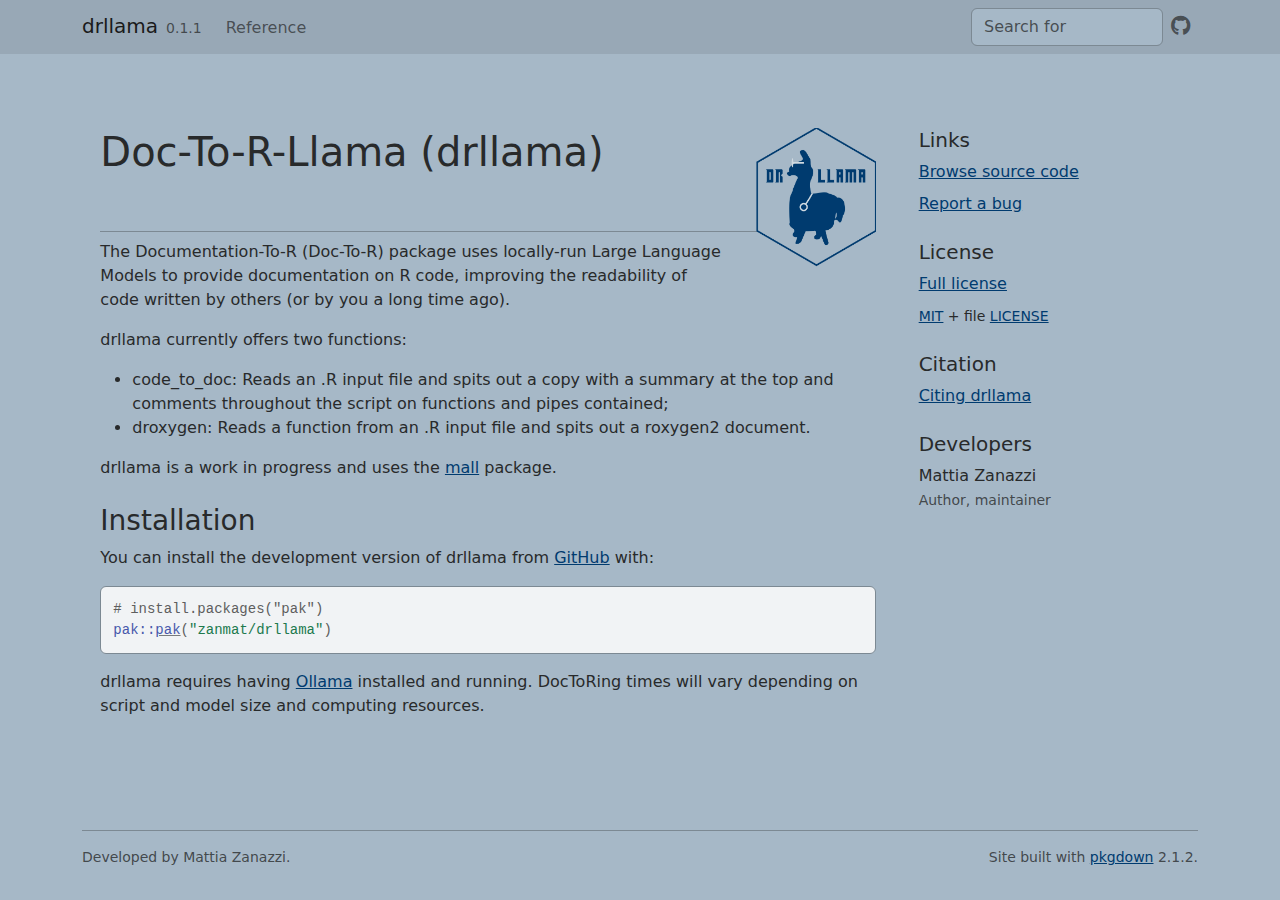
<file: docs/index.html>
<!DOCTYPE html>
<!-- Generated by pkgdown: do not edit by hand --><html lang="en">
<head>
<meta http-equiv="Content-Type" content="text/html; charset=UTF-8">
<meta charset="utf-8">
<meta http-equiv="X-UA-Compatible" content="IE=edge">
<meta name="viewport" content="width=device-width, initial-scale=1, shrink-to-fit=no">
<title>R Code Documentation via local LLM • drllama</title>
<!-- favicons --><link rel="icon" type="image/png" sizes="96x96" href="favicon-96x96.png">
<link rel="icon" type="”image/svg+xml”" href="favicon.svg">
<link rel="apple-touch-icon" sizes="180x180" href="apple-touch-icon.png">
<link rel="icon" sizes="any" href="favicon.ico">
<link rel="manifest" href="site.webmanifest">
<script src="deps/jquery-3.6.0/jquery-3.6.0.min.js"></script><meta name="viewport" content="width=device-width, initial-scale=1, shrink-to-fit=no">
<link href="deps/bootstrap-5.3.1/bootstrap.min.css" rel="stylesheet">
<script src="deps/bootstrap-5.3.1/bootstrap.bundle.min.js"></script><link href="deps/font-awesome-6.5.2/css/all.min.css" rel="stylesheet">
<link href="deps/font-awesome-6.5.2/css/v4-shims.min.css" rel="stylesheet">
<script src="deps/headroom-0.11.0/headroom.min.js"></script><script src="deps/headroom-0.11.0/jQuery.headroom.min.js"></script><script src="deps/bootstrap-toc-1.0.1/bootstrap-toc.min.js"></script><script src="deps/clipboard.js-2.0.11/clipboard.min.js"></script><script src="deps/search-1.0.0/autocomplete.jquery.min.js"></script><script src="deps/search-1.0.0/fuse.min.js"></script><script src="deps/search-1.0.0/mark.min.js"></script><!-- pkgdown --><script src="pkgdown.js"></script><meta property="og:title" content="R Code Documentation via local LLM">
<meta name="description" content="The Documentation-To-R (Doc-To-R) package uses locally run Large Language Models to provide documentation on undocumented R code, improving the readability of code written by others (or by you a long time ago).">
<meta property="og:description" content="The Documentation-To-R (Doc-To-R) package uses locally run Large Language Models to provide documentation on undocumented R code, improving the readability of code written by others (or by you a long time ago).">
<meta property="og:image" content="https://zanmat.github.io/drllama/logo.png">
</head>
<body>
    <a href="#main" class="visually-hidden-focusable">Skip to contents</a>


    <nav class="navbar navbar-expand-lg fixed-top bg-light" data-bs-theme="light" aria-label="Site navigation"><div class="container">

    <a class="navbar-brand me-2" href="index.html">drllama</a>

    <small class="nav-text text-muted me-auto" data-bs-toggle="tooltip" data-bs-placement="bottom" title="">0.1.1</small>


    <button class="navbar-toggler" type="button" data-bs-toggle="collapse" data-bs-target="#navbar" aria-controls="navbar" aria-expanded="false" aria-label="Toggle navigation">
      <span class="navbar-toggler-icon"></span>
    </button>

    <div id="navbar" class="collapse navbar-collapse ms-3">
      <ul class="navbar-nav me-auto">
<li class="nav-item"><a class="nav-link" href="reference/index.html">Reference</a></li>
      </ul>
<ul class="navbar-nav">
<li class="nav-item"><form class="form-inline" role="search">
 <input class="form-control" type="search" name="search-input" id="search-input" autocomplete="off" aria-label="Search site" placeholder="Search for" data-search-index="search.json">
</form></li>
<li class="nav-item"><a class="external-link nav-link" href="https://github.com/zanmat/drllama/" aria-label="GitHub"><span class="fa fab fa-github fa-lg"></span></a></li>
      </ul>
</div>


  </div>
</nav><div class="container template-home">
<div class="row">
  <main id="main" class="col-md-9"><div class="section level1">
<div class="page-header">
<img src="logo.png" class="logo" alt=""><h1 id="doc-to-r-llama-drllama-">Doc-To-R-Llama (drllama) <a class="anchor" aria-label="anchor" href="#doc-to-r-llama-drllama-"></a>
</h1>
</div>
<!-- badges: start -->
<!-- badges: end -->
<p>The Documentation-To-R (Doc-To-R) package uses locally-run Large Language Models to provide documentation on R code, improving the readability of code written by others (or by you a long time ago).</p>
<p>drllama currently offers two functions:</p>
<ul>
<li>code_to_doc: Reads an .R input file and spits out a copy with a summary at the top and comments throughout the script on functions and pipes contained;</li>
<li>droxygen: Reads a function from an .R input file and spits out a roxygen2 document.</li>
</ul>
<p>drllama is a work in progress and uses the <a href="https://mlverse.github.io/mall/" class="external-link">mall</a> package.</p>
<div class="section level2">
<h2 id="installation">Installation<a class="anchor" aria-label="anchor" href="#installation"></a>
</h2>
<p>You can install the development version of drllama from <a href="https://github.com/" class="external-link">GitHub</a> with:</p>
<div class="sourceCode" id="cb1"><pre class="downlit sourceCode r">
<code class="sourceCode R"><span><span class="co"># install.packages("pak")</span></span>
<span><span class="fu">pak</span><span class="fu">::</span><span class="fu"><a href="https://pak.r-lib.org/reference/pak.html" class="external-link">pak</a></span><span class="op">(</span><span class="st">"zanmat/drllama"</span><span class="op">)</span></span></code></pre></div>
<p>drllama requires having <a href="https://ollama.com/" class="external-link">Ollama</a> installed and running. DocToRing times will vary depending on script and model size and computing resources.</p>
</div>
</div>
  </main><aside class="col-md-3"><div class="links">
<h2 data-toc-skip>Links</h2>
<ul class="list-unstyled">
<li><a href="https://github.com/zanmat/drllama/" class="external-link">Browse source code</a></li>
<li><a href="https://github.com/zanmat/drllama/issues" class="external-link">Report a bug</a></li>
</ul>
</div>

<div class="license">
<h2 data-toc-skip>License</h2>
<ul class="list-unstyled">
<li><a href="LICENSE.html">Full license</a></li>
<li><small><a href="https://opensource.org/licenses/mit-license.php" class="external-link">MIT</a> + file <a href="LICENSE-text.html">LICENSE</a></small></li>
</ul>
</div>


<div class="citation">
<h2 data-toc-skip>Citation</h2>
<ul class="list-unstyled">
<li><a href="authors.html#citation">Citing drllama</a></li>
</ul>
</div>

<div class="developers">
<h2 data-toc-skip>Developers</h2>
<ul class="list-unstyled">
<li>Mattia Zanazzi <br><small class="roles"> Author, maintainer </small>   </li>
</ul>
</div>



  </aside>
</div>


    <footer><div class="pkgdown-footer-left">
  <p>Developed by Mattia Zanazzi.</p>
</div>

<div class="pkgdown-footer-right">
  <p>Site built with <a href="https://pkgdown.r-lib.org/" class="external-link">pkgdown</a> 2.1.2.</p>
</div>

    </footer>
</div>





  </body>
</html>
</file>
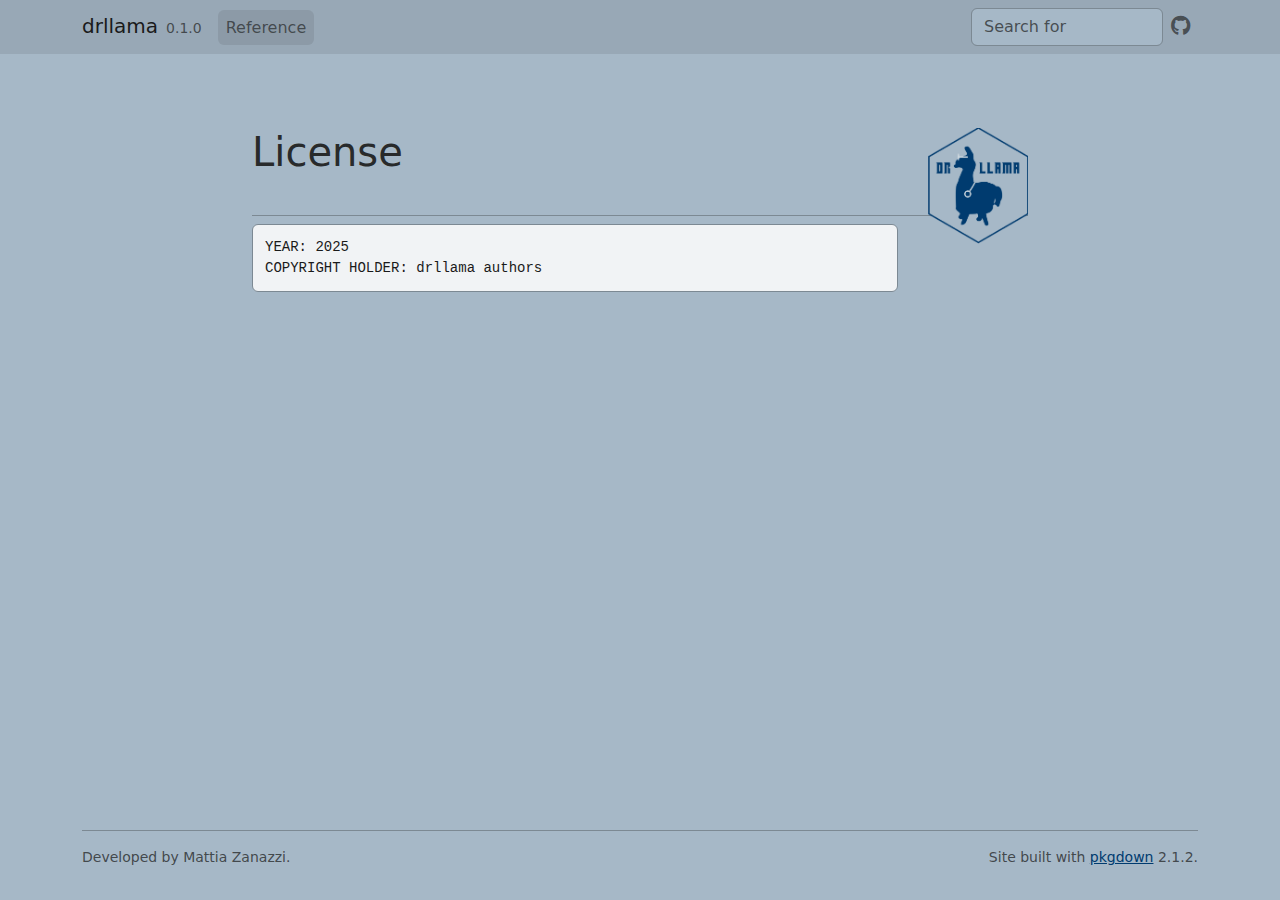
<file: docs/LICENSE-text.html>
<!DOCTYPE html>
<!-- Generated by pkgdown: do not edit by hand --><html lang="en"><head><meta http-equiv="Content-Type" content="text/html; charset=UTF-8"><meta charset="utf-8"><meta http-equiv="X-UA-Compatible" content="IE=edge"><meta name="viewport" content="width=device-width, initial-scale=1, shrink-to-fit=no"><title>License • drllama</title><!-- favicons --><link rel="icon" type="image/png" sizes="96x96" href="favicon-96x96.png"><link rel="icon" type="”image/svg+xml”" href="favicon.svg"><link rel="apple-touch-icon" sizes="180x180" href="apple-touch-icon.png"><link rel="icon" sizes="any" href="favicon.ico"><link rel="manifest" href="site.webmanifest"><script src="deps/jquery-3.6.0/jquery-3.6.0.min.js"></script><meta name="viewport" content="width=device-width, initial-scale=1, shrink-to-fit=no"><link href="deps/bootstrap-5.3.1/bootstrap.min.css" rel="stylesheet"><script src="deps/bootstrap-5.3.1/bootstrap.bundle.min.js"></script><link href="deps/font-awesome-6.5.2/css/all.min.css" rel="stylesheet"><link href="deps/font-awesome-6.5.2/css/v4-shims.min.css" rel="stylesheet"><script src="deps/headroom-0.11.0/headroom.min.js"></script><script src="deps/headroom-0.11.0/jQuery.headroom.min.js"></script><script src="deps/bootstrap-toc-1.0.1/bootstrap-toc.min.js"></script><script src="deps/clipboard.js-2.0.11/clipboard.min.js"></script><script src="deps/search-1.0.0/autocomplete.jquery.min.js"></script><script src="deps/search-1.0.0/fuse.min.js"></script><script src="deps/search-1.0.0/mark.min.js"></script><!-- pkgdown --><script src="pkgdown.js"></script><meta property="og:title" content="License"><meta property="og:image" content="https://zanmat.github.io/drllama/logo.png"></head><body>
    <a href="#main" class="visually-hidden-focusable">Skip to contents</a>


    <nav class="navbar navbar-expand-lg fixed-top bg-light" data-bs-theme="light" aria-label="Site navigation"><div class="container">

    <a class="navbar-brand me-2" href="index.html">drllama</a>

    <small class="nav-text text-muted me-auto" data-bs-toggle="tooltip" data-bs-placement="bottom" title="">0.1.0</small>


    <button class="navbar-toggler" type="button" data-bs-toggle="collapse" data-bs-target="#navbar" aria-controls="navbar" aria-expanded="false" aria-label="Toggle navigation">
      <span class="navbar-toggler-icon"></span>
    </button>

    <div id="navbar" class="collapse navbar-collapse ms-3">
      <ul class="navbar-nav me-auto"><li class="nav-item"><a class="nav-link" href="reference/index.html">Reference</a></li>
      </ul><ul class="navbar-nav"><li class="nav-item"><form class="form-inline" role="search">
 <input class="form-control" type="search" name="search-input" id="search-input" autocomplete="off" aria-label="Search site" placeholder="Search for" data-search-index="search.json"></form></li>
<li class="nav-item"><a class="external-link nav-link" href="https://github.com/zanmat/drllama/" aria-label="GitHub"><span class="fa fab fa-github fa-lg"></span></a></li>
      </ul></div>


  </div>
</nav><div class="container template-title-body">
<div class="row">
  <main id="main" class="col-md-9"><div class="page-header">
      <img src="logo.png" class="logo" alt=""><h1>License</h1>

    </div>

<pre>YEAR: 2025
COPYRIGHT HOLDER: drllama authors
</pre>

  </main></div>


    <footer><div class="pkgdown-footer-left">
  <p>Developed by Mattia Zanazzi.</p>
</div>

<div class="pkgdown-footer-right">
  <p>Site built with <a href="https://pkgdown.r-lib.org/" class="external-link">pkgdown</a> 2.1.2.</p>
</div>

    </footer></div>





  </body></html>
</file>
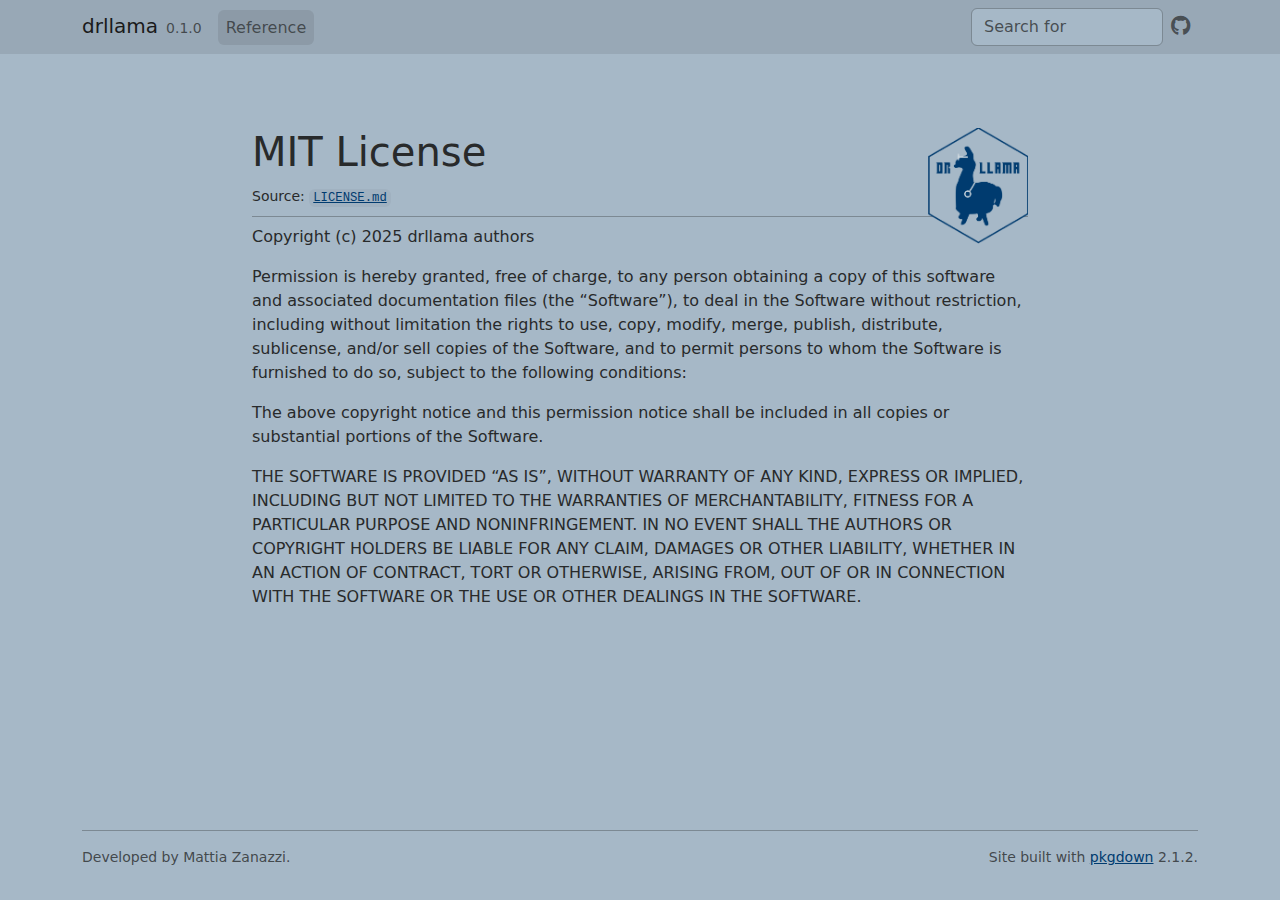
<file: docs/LICENSE.html>
<!DOCTYPE html>
<!-- Generated by pkgdown: do not edit by hand --><html lang="en"><head><meta http-equiv="Content-Type" content="text/html; charset=UTF-8"><meta charset="utf-8"><meta http-equiv="X-UA-Compatible" content="IE=edge"><meta name="viewport" content="width=device-width, initial-scale=1, shrink-to-fit=no"><title>MIT License • drllama</title><!-- favicons --><link rel="icon" type="image/png" sizes="96x96" href="favicon-96x96.png"><link rel="icon" type="”image/svg+xml”" href="favicon.svg"><link rel="apple-touch-icon" sizes="180x180" href="apple-touch-icon.png"><link rel="icon" sizes="any" href="favicon.ico"><link rel="manifest" href="site.webmanifest"><script src="deps/jquery-3.6.0/jquery-3.6.0.min.js"></script><meta name="viewport" content="width=device-width, initial-scale=1, shrink-to-fit=no"><link href="deps/bootstrap-5.3.1/bootstrap.min.css" rel="stylesheet"><script src="deps/bootstrap-5.3.1/bootstrap.bundle.min.js"></script><link href="deps/font-awesome-6.5.2/css/all.min.css" rel="stylesheet"><link href="deps/font-awesome-6.5.2/css/v4-shims.min.css" rel="stylesheet"><script src="deps/headroom-0.11.0/headroom.min.js"></script><script src="deps/headroom-0.11.0/jQuery.headroom.min.js"></script><script src="deps/bootstrap-toc-1.0.1/bootstrap-toc.min.js"></script><script src="deps/clipboard.js-2.0.11/clipboard.min.js"></script><script src="deps/search-1.0.0/autocomplete.jquery.min.js"></script><script src="deps/search-1.0.0/fuse.min.js"></script><script src="deps/search-1.0.0/mark.min.js"></script><!-- pkgdown --><script src="pkgdown.js"></script><meta property="og:title" content="MIT License"><meta property="og:image" content="https://zanmat.github.io/drllama/logo.png"></head><body>
    <a href="#main" class="visually-hidden-focusable">Skip to contents</a>


    <nav class="navbar navbar-expand-lg fixed-top bg-light" data-bs-theme="light" aria-label="Site navigation"><div class="container">

    <a class="navbar-brand me-2" href="index.html">drllama</a>

    <small class="nav-text text-muted me-auto" data-bs-toggle="tooltip" data-bs-placement="bottom" title="">0.1.0</small>


    <button class="navbar-toggler" type="button" data-bs-toggle="collapse" data-bs-target="#navbar" aria-controls="navbar" aria-expanded="false" aria-label="Toggle navigation">
      <span class="navbar-toggler-icon"></span>
    </button>

    <div id="navbar" class="collapse navbar-collapse ms-3">
      <ul class="navbar-nav me-auto"><li class="nav-item"><a class="nav-link" href="reference/index.html">Reference</a></li>
      </ul><ul class="navbar-nav"><li class="nav-item"><form class="form-inline" role="search">
 <input class="form-control" type="search" name="search-input" id="search-input" autocomplete="off" aria-label="Search site" placeholder="Search for" data-search-index="search.json"></form></li>
<li class="nav-item"><a class="external-link nav-link" href="https://github.com/zanmat/drllama/" aria-label="GitHub"><span class="fa fab fa-github fa-lg"></span></a></li>
      </ul></div>


  </div>
</nav><div class="container template-title-body">
<div class="row">
  <main id="main" class="col-md-9"><div class="page-header">
      <img src="logo.png" class="logo" alt=""><h1>MIT License</h1>
      <small class="dont-index">Source: <a href="https://github.com/zanmat/drllama/blob/HEAD/LICENSE.md" class="external-link"><code>LICENSE.md</code></a></small>
    </div>

<div id="mit-license" class="section level1">

<p>Copyright (c) 2025 drllama authors</p>
<p>Permission is hereby granted, free of charge, to any person obtaining a copy of this software and associated documentation files (the “Software”), to deal in the Software without restriction, including without limitation the rights to use, copy, modify, merge, publish, distribute, sublicense, and/or sell copies of the Software, and to permit persons to whom the Software is furnished to do so, subject to the following conditions:</p>
<p>The above copyright notice and this permission notice shall be included in all copies or substantial portions of the Software.</p>
<p>THE SOFTWARE IS PROVIDED “AS IS”, WITHOUT WARRANTY OF ANY KIND, EXPRESS OR IMPLIED, INCLUDING BUT NOT LIMITED TO THE WARRANTIES OF MERCHANTABILITY, FITNESS FOR A PARTICULAR PURPOSE AND NONINFRINGEMENT. IN NO EVENT SHALL THE AUTHORS OR COPYRIGHT HOLDERS BE LIABLE FOR ANY CLAIM, DAMAGES OR OTHER LIABILITY, WHETHER IN AN ACTION OF CONTRACT, TORT OR OTHERWISE, ARISING FROM, OUT OF OR IN CONNECTION WITH THE SOFTWARE OR THE USE OR OTHER DEALINGS IN THE SOFTWARE.</p>
</div>

  </main></div>


    <footer><div class="pkgdown-footer-left">
  <p>Developed by Mattia Zanazzi.</p>
</div>

<div class="pkgdown-footer-right">
  <p>Site built with <a href="https://pkgdown.r-lib.org/" class="external-link">pkgdown</a> 2.1.2.</p>
</div>

    </footer></div>





  </body></html>
</file>
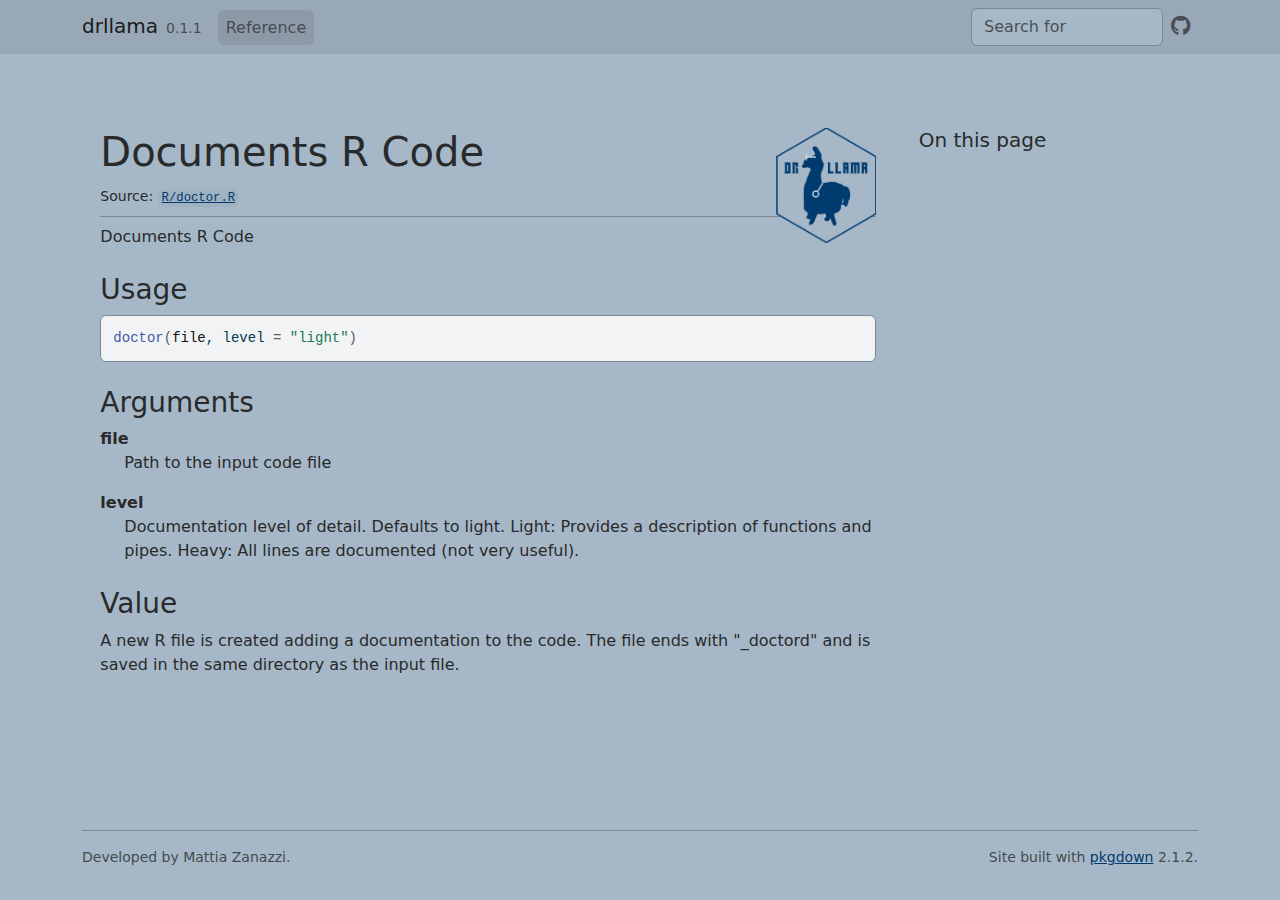
<file: docs/reference/doctor.html>
<!DOCTYPE html>
<!-- Generated by pkgdown: do not edit by hand --><html lang="en"><head><meta http-equiv="Content-Type" content="text/html; charset=UTF-8"><meta charset="utf-8"><meta http-equiv="X-UA-Compatible" content="IE=edge"><meta name="viewport" content="width=device-width, initial-scale=1, shrink-to-fit=no"><title>Documents R Code — doctor • drllama</title><!-- favicons --><link rel="icon" type="image/png" sizes="96x96" href="../favicon-96x96.png"><link rel="icon" type="”image/svg+xml”" href="../favicon.svg"><link rel="apple-touch-icon" sizes="180x180" href="../apple-touch-icon.png"><link rel="icon" sizes="any" href="../favicon.ico"><link rel="manifest" href="../site.webmanifest"><script src="../deps/jquery-3.6.0/jquery-3.6.0.min.js"></script><meta name="viewport" content="width=device-width, initial-scale=1, shrink-to-fit=no"><link href="../deps/bootstrap-5.3.1/bootstrap.min.css" rel="stylesheet"><script src="../deps/bootstrap-5.3.1/bootstrap.bundle.min.js"></script><link href="../deps/font-awesome-6.5.2/css/all.min.css" rel="stylesheet"><link href="../deps/font-awesome-6.5.2/css/v4-shims.min.css" rel="stylesheet"><script src="../deps/headroom-0.11.0/headroom.min.js"></script><script src="../deps/headroom-0.11.0/jQuery.headroom.min.js"></script><script src="../deps/bootstrap-toc-1.0.1/bootstrap-toc.min.js"></script><script src="../deps/clipboard.js-2.0.11/clipboard.min.js"></script><script src="../deps/search-1.0.0/autocomplete.jquery.min.js"></script><script src="../deps/search-1.0.0/fuse.min.js"></script><script src="../deps/search-1.0.0/mark.min.js"></script><!-- pkgdown --><script src="../pkgdown.js"></script><meta property="og:title" content="Documents R Code — doctor"><meta name="description" content="Documents R Code"><meta property="og:description" content="Documents R Code"><meta property="og:image" content="https://zanmat.github.io/drllama/logo.png"></head><body>
    <a href="#main" class="visually-hidden-focusable">Skip to contents</a>


    <nav class="navbar navbar-expand-lg fixed-top bg-light" data-bs-theme="light" aria-label="Site navigation"><div class="container">

    <a class="navbar-brand me-2" href="../index.html">drllama</a>

    <small class="nav-text text-muted me-auto" data-bs-toggle="tooltip" data-bs-placement="bottom" title="">0.1.1</small>


    <button class="navbar-toggler" type="button" data-bs-toggle="collapse" data-bs-target="#navbar" aria-controls="navbar" aria-expanded="false" aria-label="Toggle navigation">
      <span class="navbar-toggler-icon"></span>
    </button>

    <div id="navbar" class="collapse navbar-collapse ms-3">
      <ul class="navbar-nav me-auto"><li class="active nav-item"><a class="nav-link" href="../reference/index.html">Reference</a></li>
      </ul><ul class="navbar-nav"><li class="nav-item"><form class="form-inline" role="search">
 <input class="form-control" type="search" name="search-input" id="search-input" autocomplete="off" aria-label="Search site" placeholder="Search for" data-search-index="../search.json"></form></li>
<li class="nav-item"><a class="external-link nav-link" href="https://github.com/zanmat/drllama/" aria-label="GitHub"><span class="fa fab fa-github fa-lg"></span></a></li>
      </ul></div>


  </div>
</nav><div class="container template-reference-topic">
<div class="row">
  <main id="main" class="col-md-9"><div class="page-header">
      <img src="../logo.png" class="logo" alt=""><h1>Documents R Code</h1>
      <small class="dont-index">Source: <a href="https://github.com/zanmat/drllama/blob/HEAD/R/doctor.R" class="external-link"><code>R/doctor.R</code></a></small>
      <div class="d-none name"><code>doctor.Rd</code></div>
    </div>

    <div class="ref-description section level2">
    <p>Documents R Code</p>
    </div>

    <div class="section level2">
    <h2 id="ref-usage">Usage<a class="anchor" aria-label="anchor" href="#ref-usage"></a></h2>
    <div class="sourceCode"><pre class="sourceCode r"><code><span><span class="fu">doctor</span><span class="op">(</span><span class="va">file</span>, level <span class="op">=</span> <span class="st">"light"</span><span class="op">)</span></span></code></pre></div>
    </div>

    <div class="section level2">
    <h2 id="arguments">Arguments<a class="anchor" aria-label="anchor" href="#arguments"></a></h2>


<dl><dt id="arg-file">file<a class="anchor" aria-label="anchor" href="#arg-file"></a></dt>
<dd><p>Path to the input code file</p></dd>


<dt id="arg-level">level<a class="anchor" aria-label="anchor" href="#arg-level"></a></dt>
<dd><p>Documentation level of detail. Defaults to light. Light: Provides a description of functions and pipes. Heavy: All lines are documented (not very useful).</p></dd>

</dl></div>
    <div class="section level2">
    <h2 id="value">Value<a class="anchor" aria-label="anchor" href="#value"></a></h2>
    <p>A new R file is created adding a documentation to the code. The file ends with "_doctord" and is saved in the same directory as the input file.</p>
    </div>

  </main><aside class="col-md-3"><nav id="toc" aria-label="Table of contents"><h2>On this page</h2>
    </nav></aside></div>


    <footer><div class="pkgdown-footer-left">
  <p>Developed by Mattia Zanazzi.</p>
</div>

<div class="pkgdown-footer-right">
  <p>Site built with <a href="https://pkgdown.r-lib.org/" class="external-link">pkgdown</a> 2.1.2.</p>
</div>

    </footer></div>





  </body></html>
</file>
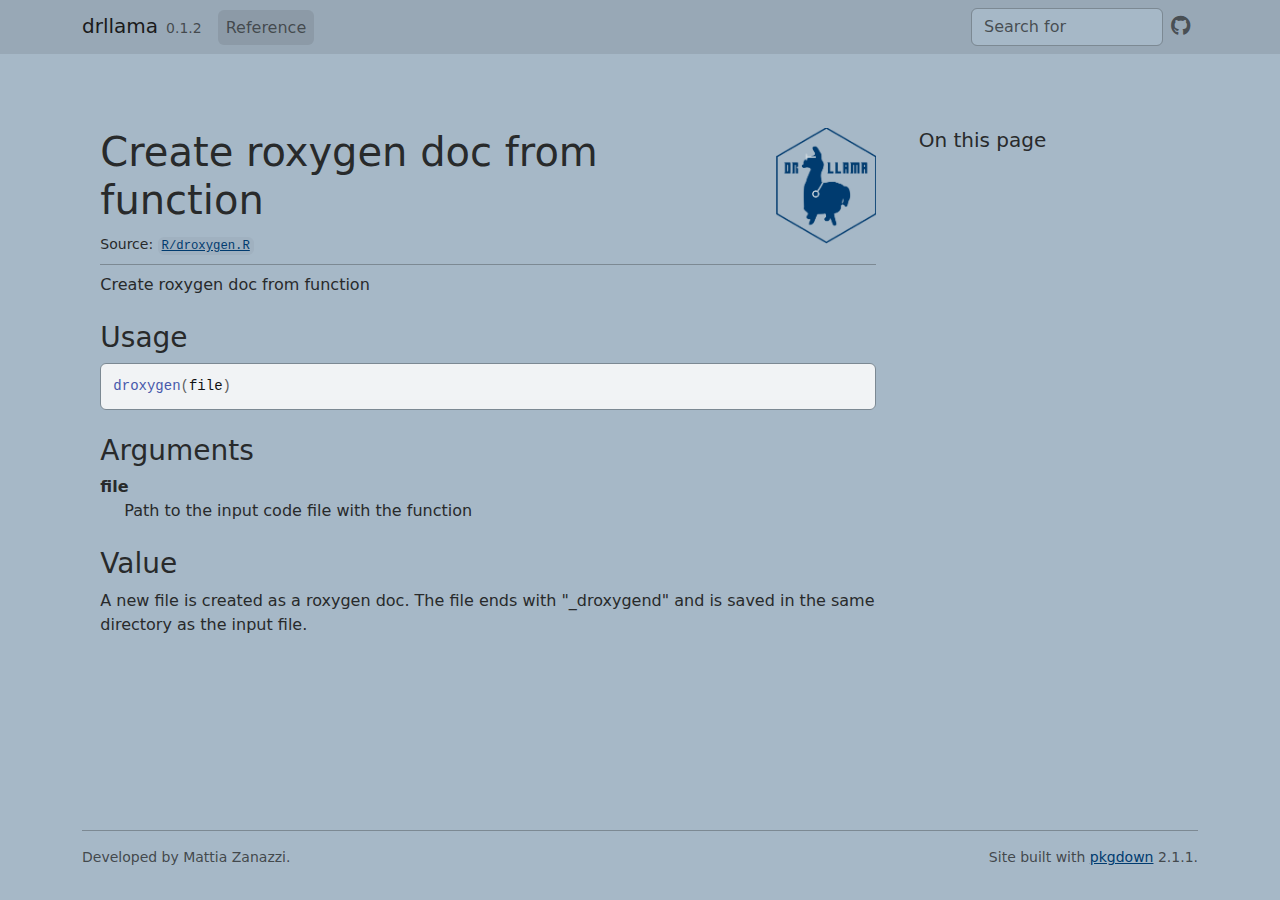
<file: docs/reference/droxygen.html>
<!DOCTYPE html>
<!-- Generated by pkgdown: do not edit by hand --><html lang="en"><head><meta http-equiv="Content-Type" content="text/html; charset=UTF-8"><meta charset="utf-8"><meta http-equiv="X-UA-Compatible" content="IE=edge"><meta name="viewport" content="width=device-width, initial-scale=1, shrink-to-fit=no"><title>Create roxygen doc from function — droxygen • drllama</title><!-- favicons --><link rel="icon" type="image/png" sizes="16x16" href="../favicon-16x16.png"><link rel="icon" type="image/png" sizes="32x32" href="../favicon-32x32.png"><link rel="apple-touch-icon" type="image/png" sizes="180x180" href="../apple-touch-icon.png"><link rel="apple-touch-icon" type="image/png" sizes="120x120" href="../apple-touch-icon-120x120.png"><link rel="apple-touch-icon" type="image/png" sizes="76x76" href="../apple-touch-icon-76x76.png"><link rel="apple-touch-icon" type="image/png" sizes="60x60" href="../apple-touch-icon-60x60.png"><script src="../deps/jquery-3.6.0/jquery-3.6.0.min.js"></script><meta name="viewport" content="width=device-width, initial-scale=1, shrink-to-fit=no"><link href="../deps/bootstrap-5.3.1/bootstrap.min.css" rel="stylesheet"><script src="../deps/bootstrap-5.3.1/bootstrap.bundle.min.js"></script><link href="../deps/font-awesome-6.4.2/css/all.min.css" rel="stylesheet"><link href="../deps/font-awesome-6.4.2/css/v4-shims.min.css" rel="stylesheet"><script src="../deps/headroom-0.11.0/headroom.min.js"></script><script src="../deps/headroom-0.11.0/jQuery.headroom.min.js"></script><script src="../deps/bootstrap-toc-1.0.1/bootstrap-toc.min.js"></script><script src="../deps/clipboard.js-2.0.11/clipboard.min.js"></script><script src="../deps/search-1.0.0/autocomplete.jquery.min.js"></script><script src="../deps/search-1.0.0/fuse.min.js"></script><script src="../deps/search-1.0.0/mark.min.js"></script><!-- pkgdown --><script src="../pkgdown.js"></script><meta property="og:title" content="Create roxygen doc from function — droxygen"><meta name="description" content="Create roxygen doc from function"><meta property="og:description" content="Create roxygen doc from function"><meta property="og:image" content="https://zanmat.github.io/drllama/logo.png"></head><body>
    <a href="#main" class="visually-hidden-focusable">Skip to contents</a>


    <nav class="navbar navbar-expand-lg fixed-top bg-light" data-bs-theme="light" aria-label="Site navigation"><div class="container">

    <a class="navbar-brand me-2" href="../index.html">drllama</a>

    <small class="nav-text text-muted me-auto" data-bs-toggle="tooltip" data-bs-placement="bottom" title="">0.1.2</small>


    <button class="navbar-toggler" type="button" data-bs-toggle="collapse" data-bs-target="#navbar" aria-controls="navbar" aria-expanded="false" aria-label="Toggle navigation">
      <span class="navbar-toggler-icon"></span>
    </button>

    <div id="navbar" class="collapse navbar-collapse ms-3">
      <ul class="navbar-nav me-auto"><li class="active nav-item"><a class="nav-link" href="../reference/index.html">Reference</a></li>
      </ul><ul class="navbar-nav"><li class="nav-item"><form class="form-inline" role="search">
 <input class="form-control" type="search" name="search-input" id="search-input" autocomplete="off" aria-label="Search site" placeholder="Search for" data-search-index="../search.json"></form></li>
<li class="nav-item"><a class="external-link nav-link" href="https://github.com/zanmat/drllama/" aria-label="GitHub"><span class="fa fab fa-github fa-lg"></span></a></li>
      </ul></div>


  </div>
</nav><div class="container template-reference-topic">
<div class="row">
  <main id="main" class="col-md-9"><div class="page-header">
      <img src="../logo.png" class="logo" alt=""><h1>Create roxygen doc from function</h1>
      <small class="dont-index">Source: <a href="https://github.com/zanmat/drllama/blob/HEAD/R/droxygen.R" class="external-link"><code>R/droxygen.R</code></a></small>
      <div class="d-none name"><code>droxygen.Rd</code></div>
    </div>

    <div class="ref-description section level2">
    <p>Create roxygen doc from function</p>
    </div>

    <div class="section level2">
    <h2 id="ref-usage">Usage<a class="anchor" aria-label="anchor" href="#ref-usage"></a></h2>
    <div class="sourceCode"><pre class="sourceCode r"><code><span><span class="fu">droxygen</span><span class="op">(</span><span class="va">file</span><span class="op">)</span></span></code></pre></div>
    </div>

    <div class="section level2">
    <h2 id="arguments">Arguments<a class="anchor" aria-label="anchor" href="#arguments"></a></h2>


<dl><dt id="arg-file">file<a class="anchor" aria-label="anchor" href="#arg-file"></a></dt>
<dd><p>Path to the input code file with the function</p></dd>

</dl></div>
    <div class="section level2">
    <h2 id="value">Value<a class="anchor" aria-label="anchor" href="#value"></a></h2>
    <p>A new file is created as a roxygen doc.  The file ends with "_droxygend" and is saved in the same directory as the input file.</p>
    </div>

  </main><aside class="col-md-3"><nav id="toc" aria-label="Table of contents"><h2>On this page</h2>
    </nav></aside></div>


    <footer><div class="pkgdown-footer-left">
  <p>Developed by Mattia Zanazzi.</p>
</div>

<div class="pkgdown-footer-right">
  <p>Site built with <a href="https://pkgdown.r-lib.org/" class="external-link">pkgdown</a> 2.1.1.</p>
</div>

    </footer></div>





  </body></html>
</file>
<file: docs/deps/font-awesome-6.5.2/css/v4-shims.min.css>
/*!
 * Font Awesome Free 6.5.2 by @fontawesome - https://fontawesome.com
 * License - https://fontawesome.com/license/free (Icons: CC BY 4.0, Fonts: SIL OFL 1.1, Code: MIT License)
 * Copyright 2024 Fonticons, Inc.
 */
.fa.fa-glass:before{content:"\f000"}.fa.fa-envelope-o{font-family:"Font Awesome 6 Free";font-weight:400}.fa.fa-envelope-o:before{content:"\f0e0"}.fa.fa-star-o{font-family:"Font Awesome 6 Free";font-weight:400}.fa.fa-star-o:before{content:"\f005"}.fa.fa-close:before,.fa.fa-remove:before{content:"\f00d"}.fa.fa-gear:before{content:"\f013"}.fa.fa-trash-o{font-family:"Font Awesome 6 Free";font-weight:400}.fa.fa-trash-o:before{content:"\f2ed"}.fa.fa-home:before{content:"\f015"}.fa.fa-file-o{font-family:"Font Awesome 6 Free";font-weight:400}.fa.fa-file-o:before{content:"\f15b"}.fa.fa-clock-o{font-family:"Font Awesome 6 Free";font-weight:400}.fa.fa-clock-o:before{content:"\f017"}.fa.fa-arrow-circle-o-down{font-family:"Font Awesome 6 Free";font-weight:400}.fa.fa-arrow-circle-o-down:before{content:"\f358"}.fa.fa-arrow-circle-o-up{font-family:"Font Awesome 6 Free";font-weight:400}.fa.fa-arrow-circle-o-up:before{content:"\f35b"}.fa.fa-play-circle-o{font-family:"Font Awesome 6 Free";font-weight:400}.fa.fa-play-circle-o:before{content:"\f144"}.fa.fa-repeat:before,.fa.fa-rotate-right:before{content:"\f01e"}.fa.fa-refresh:before{content:"\f021"}.fa.fa-list-alt{font-family:"Font Awesome 6 Free";font-weight:400}.fa.fa-list-alt:before{content:"\f022"}.fa.fa-dedent:before{content:"\f03b"}.fa.fa-video-camera:before{content:"\f03d"}.fa.fa-picture-o{font-family:"Font Awesome 6 Free";font-weight:400}.fa.fa-picture-o:before{content:"\f03e"}.fa.fa-photo{font-family:"Font Awesome 6 Free";font-weight:400}.fa.fa-photo:before{content:"\f03e"}.fa.fa-image{font-family:"Font Awesome 6 Free";font-weight:400}.fa.fa-image:before{content:"\f03e"}.fa.fa-map-marker:before{content:"\f3c5"}.fa.fa-pencil-square-o{font-family:"Font Awesome 6 Free";font-weight:400}.fa.fa-pencil-square-o:before{content:"\f044"}.fa.fa-edit{font-family:"Font Awesome 6 Free";font-weight:400}.fa.fa-edit:before{content:"\f044"}.fa.fa-share-square-o:before{content:"\f14d"}.fa.fa-check-square-o{font-family:"Font Awesome 6 Free";font-weight:400}.fa.fa-check-square-o:before{content:"\f14a"}.fa.fa-arrows:before{content:"\f0b2"}.fa.fa-times-circle-o{font-family:"Font Awesome 6 Free";font-weight:400}.fa.fa-times-circle-o:before{content:"\f057"}.fa.fa-check-circle-o{font-family:"Font Awesome 6 Free";font-weight:400}.fa.fa-check-circle-o:before{content:"\f058"}.fa.fa-mail-forward:before{content:"\f064"}.fa.fa-expand:before{content:"\f424"}.fa.fa-compress:before{content:"\f422"}.fa.fa-eye,.fa.fa-eye-slash{font-family:"Font Awesome 6 Free";font-weight:400}.fa.fa-warning:before{content:"\f071"}.fa.fa-calendar:before{content:"\f073"}.fa.fa-arrows-v:before{content:"\f338"}.fa.fa-arrows-h:before{content:"\f337"}.fa.fa-bar-chart-o:before,.fa.fa-bar-chart:before{content:"\e0e3"}.fa.fa-twitter-square{font-family:"Font Awesome 6 Brands";font-weight:400}.fa.fa-twitter-square:before{content:"\f081"}.fa.fa-facebook-square{font-family:"Font Awesome 6 Brands";font-weight:400}.fa.fa-facebook-square:before{content:"\f082"}.fa.fa-gears:before{content:"\f085"}.fa.fa-thumbs-o-up{font-family:"Font Awesome 6 Free";font-weight:400}.fa.fa-thumbs-o-up:before{content:"\f164"}.fa.fa-thumbs-o-down{font-family:"Font Awesome 6 Free";font-weight:400}.fa.fa-thumbs-o-down:before{content:"\f165"}.fa.fa-heart-o{font-family:"Font Awesome 6 Free";font-weight:400}.fa.fa-heart-o:before{content:"\f004"}.fa.fa-sign-out:before{content:"\f2f5"}.fa.fa-linkedin-square{font-family:"Font Awesome 6 Brands";font-weight:400}.fa.fa-linkedin-square:before{content:"\f08c"}.fa.fa-thumb-tack:before{content:"\f08d"}.fa.fa-external-link:before{content:"\f35d"}.fa.fa-sign-in:before{content:"\f2f6"}.fa.fa-github-square{font-family:"Font Awesome 6 Brands";font-weight:400}.fa.fa-github-square:before{content:"\f092"}.fa.fa-lemon-o{font-family:"Font Awesome 6 Free";font-weight:400}.fa.fa-lemon-o:before{content:"\f094"}.fa.fa-square-o{font-family:"Font Awesome 6 Free";font-weight:400}.fa.fa-square-o:before{content:"\f0c8"}.fa.fa-bookmark-o{font-family:"Font Awesome 6 Free";font-weight:400}.fa.fa-bookmark-o:before{content:"\f02e"}.fa.fa-facebook,.fa.fa-twitter{font-family:"Font Awesome 6 Brands";font-weight:400}.fa.fa-facebook:before{content:"\f39e"}.fa.fa-facebook-f{font-family:"Font Awesome 6 Brands";font-weight:400}.fa.fa-facebook-f:before{content:"\f39e"}.fa.fa-github{font-family:"Font Awesome 6 Brands";font-weight:400}.fa.fa-credit-card{font-family:"Font Awesome 6 Free";font-weight:400}.fa.fa-feed:before{content:"\f09e"}.fa.fa-hdd-o{font-family:"Font Awesome 6 Free";font-weight:400}.fa.fa-hdd-o:before{content:"\f0a0"}.fa.fa-hand-o-right{font-family:"Font Awesome 6 Free";font-weight:400}.fa.fa-hand-o-right:before{content:"\f0a4"}.fa.fa-hand-o-left{font-family:"Font Awesome 6 Free";font-weight:400}.fa.fa-hand-o-left:before{content:"\f0a5"}.fa.fa-hand-o-up{font-family:"Font Awesome 6 Free";font-weight:400}.fa.fa-hand-o-up:before{content:"\f0a6"}.fa.fa-hand-o-down{font-family:"Font Awesome 6 Free";font-weight:400}.fa.fa-hand-o-down:before{content:"\f0a7"}.fa.fa-globe:before{content:"\f57d"}.fa.fa-tasks:before{content:"\f828"}.fa.fa-arrows-alt:before{content:"\f31e"}.fa.fa-group:before{content:"\f0c0"}.fa.fa-chain:before{content:"\f0c1"}.fa.fa-cut:before{content:"\f0c4"}.fa.fa-files-o{font-family:"Font Awesome 6 Free";font-weight:400}.fa.fa-files-o:before{content:"\f0c5"}.fa.fa-floppy-o{font-family:"Font Awesome 6 Free";font-weight:400}.fa.fa-floppy-o:before{content:"\f0c7"}.fa.fa-save{font-family:"Font Awesome 6 Free";font-weight:400}.fa.fa-save:before{content:"\f0c7"}.fa.fa-navicon:before,.fa.fa-reorder:before{content:"\f0c9"}.fa.fa-magic:before{content:"\e2ca"}.fa.fa-pinterest,.fa.fa-pinterest-square{font-family:"Font Awesome 6 Brands";font-weight:400}.fa.fa-pinterest-square:before{content:"\f0d3"}.fa.fa-google-plus-square{font-family:"Font Awesome 6 Brands";font-weight:400}.fa.fa-google-plus-square:before{content:"\f0d4"}.fa.fa-google-plus{font-family:"Font Awesome 6 Brands";font-weight:400}.fa.fa-google-plus:before{content:"\f0d5"}.fa.fa-money:before{content:"\f3d1"}.fa.fa-unsorted:before{content:"\f0dc"}.fa.fa-sort-desc:before{content:"\f0dd"}.fa.fa-sort-asc:before{content:"\f0de"}.fa.fa-linkedin{font-family:"Font Awesome 6 Brands";font-weight:400}.fa.fa-linkedin:before{content:"\f0e1"}.fa.fa-rotate-left:before{content:"\f0e2"}.fa.fa-legal:before{content:"\f0e3"}.fa.fa-dashboard:before,.fa.fa-tachometer:before{content:"\f625"}.fa.fa-comment-o{font-family:"Font Awesome 6 Free";font-weight:400}.fa.fa-comment-o:before{content:"\f075"}.fa.fa-comments-o{font-family:"Font Awesome 6 Free";font-weight:400}.fa.fa-comments-o:before{content:"\f086"}.fa.fa-flash:before{content:"\f0e7"}.fa.fa-clipboard:before{content:"\f0ea"}.fa.fa-lightbulb-o{font-family:"Font Awesome 6 Free";font-weight:400}.fa.fa-lightbulb-o:before{content:"\f0eb"}.fa.fa-exchange:before{content:"\f362"}.fa.fa-cloud-download:before{content:"\f0ed"}.fa.fa-cloud-upload:before{content:"\f0ee"}.fa.fa-bell-o{font-family:"Font Awesome 6 Free";font-weight:400}.fa.fa-bell-o:before{content:"\f0f3"}.fa.fa-cutlery:before{content:"\f2e7"}.fa.fa-file-text-o{font-family:"Font Awesome 6 Free";font-weight:400}.fa.fa-file-text-o:before{content:"\f15c"}.fa.fa-building-o{font-family:"Font Awesome 6 Free";font-weight:400}.fa.fa-building-o:before{content:"\f1ad"}.fa.fa-hospital-o{font-family:"Font Awesome 6 Free";font-weight:400}.fa.fa-hospital-o:before{content:"\f0f8"}.fa.fa-tablet:before{content:"\f3fa"}.fa.fa-mobile-phone:before,.fa.fa-mobile:before{content:"\f3cd"}.fa.fa-circle-o{font-family:"Font Awesome 6 Free";font-weight:400}.fa.fa-circle-o:before{content:"\f111"}.fa.fa-mail-reply:before{content:"\f3e5"}.fa.fa-github-alt{font-family:"Font Awesome 6 Brands";font-weight:400}.fa.fa-folder-o{font-family:"Font Awesome 6 Free";font-weight:400}.fa.fa-folder-o:before{content:"\f07b"}.fa.fa-folder-open-o{font-family:"Font Awesome 6 Free";font-weight:400}.fa.fa-folder-open-o:before{content:"\f07c"}.fa.fa-smile-o{font-family:"Font Awesome 6 Free";font-weight:400}.fa.fa-smile-o:before{content:"\f118"}.fa.fa-frown-o{font-family:"Font Awesome 6 Free";font-weight:400}.fa.fa-frown-o:before{content:"\f119"}.fa.fa-meh-o{font-family:"Font Awesome 6 Free";font-weight:400}.fa.fa-meh-o:before{content:"\f11a"}.fa.fa-keyboard-o{font-family:"Font Awesome 6 Free";font-weight:400}.fa.fa-keyboard-o:before{content:"\f11c"}.fa.fa-flag-o{font-family:"Font Awesome 6 Free";font-weight:400}.fa.fa-flag-o:before{content:"\f024"}.fa.fa-mail-reply-all:before{content:"\f122"}.fa.fa-star-half-o{font-family:"Font Awesome 6 Free";font-weight:400}.fa.fa-star-half-o:before{content:"\f5c0"}.fa.fa-star-half-empty{font-family:"Font Awesome 6 Free";font-weight:400}.fa.fa-star-half-empty:before{content:"\f5c0"}.fa.fa-star-half-full{font-family:"Font Awesome 6 Free";font-weight:400}.fa.fa-star-half-full:before{content:"\f5c0"}.fa.fa-code-fork:before{content:"\f126"}.fa.fa-chain-broken:before,.fa.fa-unlink:before{content:"\f127"}.fa.fa-calendar-o{font-family:"Font Awesome 6 Free";font-weight:400}.fa.fa-calendar-o:before{content:"\f133"}.fa.fa-css3,.fa.fa-html5,.fa.fa-maxcdn{font-family:"Font Awesome 6 Brands";font-weight:400}.fa.fa-unlock-alt:before{content:"\f09c"}.fa.fa-minus-square-o{font-family:"Font Awesome 6 Free";font-weight:400}.fa.fa-minus-square-o:before{content:"\f146"}.fa.fa-level-up:before{content:"\f3bf"}.fa.fa-level-down:before{content:"\f3be"}.fa.fa-pencil-square:before{content:"\f14b"}.fa.fa-external-link-square:before{content:"\f360"}.fa.fa-compass{font-family:"Font Awesome 6 Free";font-weight:400}.fa.fa-caret-square-o-down{font-family:"Font Awesome 6 Free";font-weight:400}.fa.fa-caret-square-o-down:before{content:"\f150"}.fa.fa-toggle-down{font-family:"Font Awesome 6 Free";font-weight:400}.fa.fa-toggle-down:before{content:"\f150"}.fa.fa-caret-square-o-up{font-family:"Font Awesome 6 Free";font-weight:400}.fa.fa-caret-square-o-up:before{content:"\f151"}.fa.fa-toggle-up{font-family:"Font Awesome 6 Free";font-weight:400}.fa.fa-toggle-up:before{content:"\f151"}.fa.fa-caret-square-o-right{font-family:"Font Awesome 6 Free";font-weight:400}.fa.fa-caret-square-o-right:before{content:"\f152"}.fa.fa-toggle-right{font-family:"Font Awesome 6 Free";font-weight:400}.fa.fa-toggle-right:before{content:"\f152"}.fa.fa-eur:before,.fa.fa-euro:before{content:"\f153"}.fa.fa-gbp:before{content:"\f154"}.fa.fa-dollar:before,.fa.fa-usd:before{content:"\24"}.fa.fa-inr:before,.fa.fa-rupee:before{content:"\e1bc"}.fa.fa-cny:before,.fa.fa-jpy:before,.fa.fa-rmb:before,.fa.fa-yen:before{content:"\f157"}.fa.fa-rouble:before,.fa.fa-rub:before,.fa.fa-ruble:before{content:"\f158"}.fa.fa-krw:before,.fa.fa-won:before{content:"\f159"}.fa.fa-bitcoin,.fa.fa-btc{font-family:"Font Awesome 6 Brands";font-weight:400}.fa.fa-bitcoin:before{content:"\f15a"}.fa.fa-file-text:before{content:"\f15c"}.fa.fa-sort-alpha-asc:before{content:"\f15d"}.fa.fa-sort-alpha-desc:before{content:"\f881"}.fa.fa-sort-amount-asc:before{content:"\f884"}.fa.fa-sort-amount-desc:before{content:"\f160"}.fa.fa-sort-numeric-asc:before{content:"\f162"}.fa.fa-sort-numeric-desc:before{content:"\f886"}.fa.fa-youtube-square{font-family:"Font Awesome 6 Brands";font-weight:400}.fa.fa-youtube-square:before{content:"\f431"}.fa.fa-xing,.fa.fa-xing-square,.fa.fa-youtube{font-family:"Font Awesome 6 Brands";font-weight:400}.fa.fa-xing-square:before{content:"\f169"}.fa.fa-youtube-play{font-family:"Font Awesome 6 Brands";font-weight:400}.fa.fa-youtube-play:before{content:"\f167"}.fa.fa-adn,.fa.fa-bitbucket,.fa.fa-bitbucket-square,.fa.fa-dropbox,.fa.fa-flickr,.fa.fa-instagram,.fa.fa-stack-overflow{font-family:"Font Awesome 6 Brands";font-weight:400}.fa.fa-bitbucket-square:before{content:"\f171"}.fa.fa-tumblr,.fa.fa-tumblr-square{font-family:"Font Awesome 6 Brands";font-weight:400}.fa.fa-tumblr-square:before{content:"\f174"}.fa.fa-long-arrow-down:before{content:"\f309"}.fa.fa-long-arrow-up:before{content:"\f30c"}.fa.fa-long-arrow-left:before{content:"\f30a"}.fa.fa-long-arrow-right:before{content:"\f30b"}.fa.fa-android,.fa.fa-apple,.fa.fa-dribbble,.fa.fa-foursquare,.fa.fa-gittip,.fa.fa-gratipay,.fa.fa-linux,.fa.fa-skype,.fa.fa-trello,.fa.fa-windows{font-family:"Font Awesome 6 Brands";font-weight:400}.fa.fa-gittip:before{content:"\f184"}.fa.fa-sun-o{font-family:"Font Awesome 6 Free";font-weight:400}.fa.fa-sun-o:before{content:"\f185"}.fa.fa-moon-o{font-family:"Font Awesome 6 Free";font-weight:400}.fa.fa-moon-o:before{content:"\f186"}.fa.fa-pagelines,.fa.fa-renren,.fa.fa-stack-exchange,.fa.fa-vk,.fa.fa-weibo{font-family:"Font Awesome 6 Brands";font-weight:400}.fa.fa-arrow-circle-o-right{font-family:"Font Awesome 6 Free";font-weight:400}.fa.fa-arrow-circle-o-right:before{content:"\f35a"}.fa.fa-arrow-circle-o-left{font-family:"Font Awesome 6 Free";font-weight:400}.fa.fa-arrow-circle-o-left:before{content:"\f359"}.fa.fa-caret-square-o-left{font-family:"Font Awesome 6 Free";font-weight:400}.fa.fa-caret-square-o-left:before{content:"\f191"}.fa.fa-toggle-left{font-family:"Font Awesome 6 Free";font-weight:400}.fa.fa-toggle-left:before{content:"\f191"}.fa.fa-dot-circle-o{font-family:"Font Awesome 6 Free";font-weight:400}.fa.fa-dot-circle-o:before{content:"\f192"}.fa.fa-vimeo-square{font-family:"Font Awesome 6 Brands";font-weight:400}.fa.fa-vimeo-square:before{content:"\f194"}.fa.fa-try:before,.fa.fa-turkish-lira:before{content:"\e2bb"}.fa.fa-plus-square-o{font-family:"Font Awesome 6 Free";font-weight:400}.fa.fa-plus-square-o:before{content:"\f0fe"}.fa.fa-openid,.fa.fa-slack,.fa.fa-wordpress{font-family:"Font Awesome 6 Brands";font-weight:400}.fa.fa-bank:before,.fa.fa-institution:before{content:"\f19c"}.fa.fa-mortar-board:before{content:"\f19d"}.fa.fa-google,.fa.fa-reddit,.fa.fa-reddit-square,.fa.fa-yahoo{font-family:"Font Awesome 6 Brands";font-weight:400}.fa.fa-reddit-square:before{content:"\f1a2"}.fa.fa-behance,.fa.fa-behance-square,.fa.fa-delicious,.fa.fa-digg,.fa.fa-drupal,.fa.fa-joomla,.fa.fa-pied-piper-alt,.fa.fa-pied-piper-pp,.fa.fa-stumbleupon,.fa.fa-stumbleupon-circle{font-family:"Font Awesome 6 Brands";font-weight:400}.fa.fa-behance-square:before{content:"\f1b5"}.fa.fa-steam,.fa.fa-steam-square{font-family:"Font Awesome 6 Brands";font-weight:400}.fa.fa-steam-square:before{content:"\f1b7"}.fa.fa-automobile:before{content:"\f1b9"}.fa.fa-cab:before{content:"\f1ba"}.fa.fa-deviantart,.fa.fa-soundcloud,.fa.fa-spotify{font-family:"Font Awesome 6 Brands";font-weight:400}.fa.fa-file-pdf-o{font-family:"Font Awesome 6 Free";font-weight:400}.fa.fa-file-pdf-o:before{content:"\f1c1"}.fa.fa-file-word-o{font-family:"Font Awesome 6 Free";font-weight:400}.fa.fa-file-word-o:before{content:"\f1c2"}.fa.fa-file-excel-o{font-family:"Font Awesome 6 Free";font-weight:400}.fa.fa-file-excel-o:before{content:"\f1c3"}.fa.fa-file-powerpoint-o{font-family:"Font Awesome 6 Free";font-weight:400}.fa.fa-file-powerpoint-o:before{content:"\f1c4"}.fa.fa-file-image-o{font-family:"Font Awesome 6 Free";font-weight:400}.fa.fa-file-image-o:before{content:"\f1c5"}.fa.fa-file-photo-o{font-family:"Font Awesome 6 Free";font-weight:400}.fa.fa-file-photo-o:before{content:"\f1c5"}.fa.fa-file-picture-o{font-family:"Font Awesome 6 Free";font-weight:400}.fa.fa-file-picture-o:before{content:"\f1c5"}.fa.fa-file-archive-o{font-family:"Font Awesome 6 Free";font-weight:400}.fa.fa-file-archive-o:before{content:"\f1c6"}.fa.fa-file-zip-o{font-family:"Font Awesome 6 Free";font-weight:400}.fa.fa-file-zip-o:before{content:"\f1c6"}.fa.fa-file-audio-o{font-family:"Font Awesome 6 Free";font-weight:400}.fa.fa-file-audio-o:before{content:"\f1c7"}.fa.fa-file-sound-o{font-family:"Font Awesome 6 Free";font-weight:400}.fa.fa-file-sound-o:before{content:"\f1c7"}.fa.fa-file-video-o{font-family:"Font Awesome 6 Free";font-weight:400}.fa.fa-file-video-o:before{content:"\f1c8"}.fa.fa-file-movie-o{font-family:"Font Awesome 6 Free";font-weight:400}.fa.fa-file-movie-o:before{content:"\f1c8"}.fa.fa-file-code-o{font-family:"Font Awesome 6 Free";font-weight:400}.fa.fa-file-code-o:before{content:"\f1c9"}.fa.fa-codepen,.fa.fa-jsfiddle,.fa.fa-vine{font-family:"Font Awesome 6 Brands";font-weight:400}.fa.fa-life-bouy:before,.fa.fa-life-buoy:before,.fa.fa-life-saver:before,.fa.fa-support:before{content:"\f1cd"}.fa.fa-circle-o-notch:before{content:"\f1ce"}.fa.fa-ra,.fa.fa-rebel{font-family:"Font Awesome 6 Brands";font-weight:400}.fa.fa-ra:before{content:"\f1d0"}.fa.fa-resistance{font-family:"Font Awesome 6 Brands";font-weight:400}.fa.fa-resistance:before{content:"\f1d0"}.fa.fa-empire,.fa.fa-ge{font-family:"Font Awesome 6 Brands";font-weight:400}.fa.fa-ge:before{content:"\f1d1"}.fa.fa-git-square{font-family:"Font Awesome 6 Brands";font-weight:400}.fa.fa-git-square:before{content:"\f1d2"}.fa.fa-git,.fa.fa-hacker-news,.fa.fa-y-combinator-square{font-family:"Font Awesome 6 Brands";font-weight:400}.fa.fa-y-combinator-square:before{content:"\f1d4"}.fa.fa-yc-square{font-family:"Font Awesome 6 Brands";font-weight:400}.fa.fa-yc-square:before{content:"\f1d4"}.fa.fa-qq,.fa.fa-tencent-weibo,.fa.fa-wechat,.fa.fa-weixin{font-family:"Font Awesome 6 Brands";font-weight:400}.fa.fa-wechat:before{content:"\f1d7"}.fa.fa-send:before{content:"\f1d8"}.fa.fa-paper-plane-o{font-family:"Font Awesome 6 Free";font-weight:400}.fa.fa-paper-plane-o:before{content:"\f1d8"}.fa.fa-send-o{font-family:"Font Awesome 6 Free";font-weight:400}.fa.fa-send-o:before{content:"\f1d8"}.fa.fa-circle-thin{font-family:"Font Awesome 6 Free";font-weight:400}.fa.fa-circle-thin:before{content:"\f111"}.fa.fa-header:before{content:"\f1dc"}.fa.fa-futbol-o{font-family:"Font Awesome 6 Free";font-weight:400}.fa.fa-futbol-o:before{content:"\f1e3"}.fa.fa-soccer-ball-o{font-family:"Font Awesome 6 Free";font-weight:400}.fa.fa-soccer-ball-o:before{content:"\f1e3"}.fa.fa-slideshare,.fa.fa-twitch,.fa.fa-yelp{font-family:"Font Awesome 6 Brands";font-weight:400}.fa.fa-newspaper-o{font-family:"Font Awesome 6 Free";font-weight:400}.fa.fa-newspaper-o:before{content:"\f1ea"}.fa.fa-cc-amex,.fa.fa-cc-discover,.fa.fa-cc-mastercard,.fa.fa-cc-paypal,.fa.fa-cc-stripe,.fa.fa-cc-visa,.fa.fa-google-wallet,.fa.fa-paypal{font-family:"Font Awesome 6 Brands";font-weight:400}.fa.fa-bell-slash-o{font-family:"Font Awesome 6 Free";font-weight:400}.fa.fa-bell-slash-o:before{content:"\f1f6"}.fa.fa-trash:before{content:"\f2ed"}.fa.fa-copyright{font-family:"Font Awesome 6 Free";font-weight:400}.fa.fa-eyedropper:before{content:"\f1fb"}.fa.fa-area-chart:before{content:"\f1fe"}.fa.fa-pie-chart:before{content:"\f200"}.fa.fa-line-chart:before{content:"\f201"}.fa.fa-lastfm,.fa.fa-lastfm-square{font-family:"Font Awesome 6 Brands";font-weight:400}.fa.fa-lastfm-square:before{content:"\f203"}.fa.fa-angellist,.fa.fa-ioxhost{font-family:"Font Awesome 6 Brands";font-weight:400}.fa.fa-cc{font-family:"Font Awesome 6 Free";font-weight:400}.fa.fa-cc:before{content:"\f20a"}.fa.fa-ils:before,.fa.fa-shekel:before,.fa.fa-sheqel:before{content:"\f20b"}.fa.fa-buysellads,.fa.fa-connectdevelop,.fa.fa-dashcube,.fa.fa-forumbee,.fa.fa-leanpub,.fa.fa-sellsy,.fa.fa-shirtsinbulk,.fa.fa-simplybuilt,.fa.fa-skyatlas{font-family:"Font Awesome 6 Brands";font-weight:400}.fa.fa-diamond{font-family:"Font Awesome 6 Free";font-weight:400}.fa.fa-diamond:before{content:"\f3a5"}.fa.fa-intersex:before,.fa.fa-transgender:before{content:"\f224"}.fa.fa-transgender-alt:before{content:"\f225"}.fa.fa-facebook-official{font-family:"Font Awesome 6 Brands";font-weight:400}.fa.fa-facebook-official:before{content:"\f09a"}.fa.fa-pinterest-p,.fa.fa-whatsapp{font-family:"Font Awesome 6 Brands";font-weight:400}.fa.fa-hotel:before{content:"\f236"}.fa.fa-medium,.fa.fa-viacoin,.fa.fa-y-combinator,.fa.fa-yc{font-family:"Font Awesome 6 Brands";font-weight:400}.fa.fa-yc:before{content:"\f23b"}.fa.fa-expeditedssl,.fa.fa-opencart,.fa.fa-optin-monster{font-family:"Font Awesome 6 Brands";font-weight:400}.fa.fa-battery-4:before,.fa.fa-battery:before{content:"\f240"}.fa.fa-battery-3:before{content:"\f241"}.fa.fa-battery-2:before{content:"\f242"}.fa.fa-battery-1:before{content:"\f243"}.fa.fa-battery-0:before{content:"\f244"}.fa.fa-object-group,.fa.fa-object-ungroup,.fa.fa-sticky-note-o{font-family:"Font Awesome 6 Free";font-weight:400}.fa.fa-sticky-note-o:before{content:"\f249"}.fa.fa-cc-diners-club,.fa.fa-cc-jcb{font-family:"Font Awesome 6 Brands";font-weight:400}.fa.fa-clone{font-family:"Font Awesome 6 Free";font-weight:400}.fa.fa-hourglass-o:before{content:"\f254"}.fa.fa-hourglass-1:before{content:"\f251"}.fa.fa-hourglass-2:before{content:"\f252"}.fa.fa-hourglass-3:before{content:"\f253"}.fa.fa-hand-rock-o{font-family:"Font Awesome 6 Free";font-weight:400}.fa.fa-hand-rock-o:before{content:"\f255"}.fa.fa-hand-grab-o{font-family:"Font Awesome 6 Free";font-weight:400}.fa.fa-hand-grab-o:before{content:"\f255"}.fa.fa-hand-paper-o{font-family:"Font Awesome 6 Free";font-weight:400}.fa.fa-hand-paper-o:before{content:"\f256"}.fa.fa-hand-stop-o{font-family:"Font Awesome 6 Free";font-weight:400}.fa.fa-hand-stop-o:before{content:"\f256"}.fa.fa-hand-scissors-o{font-family:"Font Awesome 6 Free";font-weight:400}.fa.fa-hand-scissors-o:before{content:"\f257"}.fa.fa-hand-lizard-o{font-family:"Font Awesome 6 Free";font-weight:400}.fa.fa-hand-lizard-o:before{content:"\f258"}.fa.fa-hand-spock-o{font-family:"Font Awesome 6 Free";font-weight:400}.fa.fa-hand-spock-o:before{content:"\f259"}.fa.fa-hand-pointer-o{font-family:"Font Awesome 6 Free";font-weight:400}.fa.fa-hand-pointer-o:before{content:"\f25a"}.fa.fa-hand-peace-o{font-family:"Font Awesome 6 Free";font-weight:400}.fa.fa-hand-peace-o:before{content:"\f25b"}.fa.fa-registered{font-family:"Font Awesome 6 Free";font-weight:400}.fa.fa-creative-commons,.fa.fa-gg,.fa.fa-gg-circle,.fa.fa-odnoklassniki,.fa.fa-odnoklassniki-square{font-family:"Font Awesome 6 Brands";font-weight:400}.fa.fa-odnoklassniki-square:before{content:"\f264"}.fa.fa-chrome,.fa.fa-firefox,.fa.fa-get-pocket,.fa.fa-internet-explorer,.fa.fa-opera,.fa.fa-safari,.fa.fa-wikipedia-w{font-family:"Font Awesome 6 Brands";font-weight:400}.fa.fa-television:before{content:"\f26c"}.fa.fa-500px,.fa.fa-amazon,.fa.fa-contao{font-family:"Font Awesome 6 Brands";font-weight:400}.fa.fa-calendar-plus-o{font-family:"Font Awesome 6 Free";font-weight:400}.fa.fa-calendar-plus-o:before{content:"\f271"}.fa.fa-calendar-minus-o{font-family:"Font Awesome 6 Free";font-weight:400}.fa.fa-calendar-minus-o:before{content:"\f272"}.fa.fa-calendar-times-o{font-family:"Font Awesome 6 Free";font-weight:400}.fa.fa-calendar-times-o:before{content:"\f273"}.fa.fa-calendar-check-o{font-family:"Font Awesome 6 Free";font-weight:400}.fa.fa-calendar-check-o:before{content:"\f274"}.fa.fa-map-o{font-family:"Font Awesome 6 Free";font-weight:400}.fa.fa-map-o:before{content:"\f279"}.fa.fa-commenting:before{content:"\f4ad"}.fa.fa-commenting-o{font-family:"Font Awesome 6 Free";font-weight:400}.fa.fa-commenting-o:before{content:"\f4ad"}.fa.fa-houzz,.fa.fa-vimeo{font-family:"Font Awesome 6 Brands";font-weight:400}.fa.fa-vimeo:before{content:"\f27d"}.fa.fa-black-tie,.fa.fa-edge,.fa.fa-fonticons,.fa.fa-reddit-alien{font-family:"Font Awesome 6 Brands";font-weight:400}.fa.fa-credit-card-alt:before{content:"\f09d"}.fa.fa-codiepie,.fa.fa-fort-awesome,.fa.fa-mixcloud,.fa.fa-modx,.fa.fa-product-hunt,.fa.fa-scribd,.fa.fa-usb{font-family:"Font Awesome 6 Brands";font-weight:400}.fa.fa-pause-circle-o{font-family:"Font Awesome 6 Free";font-weight:400}.fa.fa-pause-circle-o:before{content:"\f28b"}.fa.fa-stop-circle-o{font-family:"Font Awesome 6 Free";font-weight:400}.fa.fa-stop-circle-o:before{content:"\f28d"}.fa.fa-bluetooth,.fa.fa-bluetooth-b,.fa.fa-envira,.fa.fa-gitlab,.fa.fa-wheelchair-alt,.fa.fa-wpbeginner,.fa.fa-wpforms{font-family:"Font Awesome 6 Brands";font-weight:400}.fa.fa-wheelchair-alt:before{content:"\f368"}.fa.fa-question-circle-o{font-family:"Font Awesome 6 Free";font-weight:400}.fa.fa-question-circle-o:before{content:"\f059"}.fa.fa-volume-control-phone:before{content:"\f2a0"}.fa.fa-asl-interpreting:before{content:"\f2a3"}.fa.fa-deafness:before,.fa.fa-hard-of-hearing:before{content:"\f2a4"}.fa.fa-glide,.fa.fa-glide-g{font-family:"Font Awesome 6 Brands";font-weight:400}.fa.fa-signing:before{content:"\f2a7"}.fa.fa-viadeo,.fa.fa-viadeo-square{font-family:"Font Awesome 6 Brands";font-weight:400}.fa.fa-viadeo-square:before{content:"\f2aa"}.fa.fa-snapchat,.fa.fa-snapchat-ghost{font-family:"Font Awesome 6 Brands";font-weight:400}.fa.fa-snapchat-ghost:before{content:"\f2ab"}.fa.fa-snapchat-square{font-family:"Font Awesome 6 Brands";font-weight:400}.fa.fa-snapchat-square:before{content:"\f2ad"}.fa.fa-first-order,.fa.fa-google-plus-official,.fa.fa-pied-piper,.fa.fa-themeisle,.fa.fa-yoast{font-family:"Font Awesome 6 Brands";font-weight:400}.fa.fa-google-plus-official:before{content:"\f2b3"}.fa.fa-google-plus-circle{font-family:"Font Awesome 6 Brands";font-weight:400}.fa.fa-google-plus-circle:before{content:"\f2b3"}.fa.fa-fa,.fa.fa-font-awesome{font-family:"Font Awesome 6 Brands";font-weight:400}.fa.fa-fa:before{content:"\f2b4"}.fa.fa-handshake-o{font-family:"Font Awesome 6 Free";font-weight:400}.fa.fa-handshake-o:before{content:"\f2b5"}.fa.fa-envelope-open-o{font-family:"Font Awesome 6 Free";font-weight:400}.fa.fa-envelope-open-o:before{content:"\f2b6"}.fa.fa-linode{font-family:"Font Awesome 6 Brands";font-weight:400}.fa.fa-address-book-o{font-family:"Font Awesome 6 Free";font-weight:400}.fa.fa-address-book-o:before{content:"\f2b9"}.fa.fa-vcard:before{content:"\f2bb"}.fa.fa-address-card-o{font-family:"Font Awesome 6 Free";font-weight:400}.fa.fa-address-card-o:before{content:"\f2bb"}.fa.fa-vcard-o{font-family:"Font Awesome 6 Free";font-weight:400}.fa.fa-vcard-o:before{content:"\f2bb"}.fa.fa-user-circle-o{font-family:"Font Awesome 6 Free";font-weight:400}.fa.fa-user-circle-o:before{content:"\f2bd"}.fa.fa-user-o{font-family:"Font Awesome 6 Free";font-weight:400}.fa.fa-user-o:before{content:"\f007"}.fa.fa-id-badge{font-family:"Font Awesome 6 Free";font-weight:400}.fa.fa-drivers-license:before{content:"\f2c2"}.fa.fa-id-card-o{font-family:"Font Awesome 6 Free";font-weight:400}.fa.fa-id-card-o:before{content:"\f2c2"}.fa.fa-drivers-license-o{font-family:"Font Awesome 6 Free";font-weight:400}.fa.fa-drivers-license-o:before{content:"\f2c2"}.fa.fa-free-code-camp,.fa.fa-quora,.fa.fa-telegram{font-family:"Font Awesome 6 Brands";font-weight:400}.fa.fa-thermometer-4:before,.fa.fa-thermometer:before{content:"\f2c7"}.fa.fa-thermometer-3:before{content:"\f2c8"}.fa.fa-thermometer-2:before{content:"\f2c9"}.fa.fa-thermometer-1:before{content:"\f2ca"}.fa.fa-thermometer-0:before{content:"\f2cb"}.fa.fa-bathtub:before,.fa.fa-s15:before{content:"\f2cd"}.fa.fa-window-maximize,.fa.fa-window-restore{font-family:"Font Awesome 6 Free";font-weight:400}.fa.fa-times-rectangle:before{content:"\f410"}.fa.fa-window-close-o{font-family:"Font Awesome 6 Free";font-weight:400}.fa.fa-window-close-o:before{content:"\f410"}.fa.fa-times-rectangle-o{font-family:"Font Awesome 6 Free";font-weight:400}.fa.fa-times-rectangle-o:before{content:"\f410"}.fa.fa-bandcamp,.fa.fa-eercast,.fa.fa-etsy,.fa.fa-grav,.fa.fa-imdb,.fa.fa-ravelry{font-family:"Font Awesome 6 Brands";font-weight:400}.fa.fa-eercast:before{content:"\f2da"}.fa.fa-snowflake-o{font-family:"Font Awesome 6 Free";font-weight:400}.fa.fa-snowflake-o:before{content:"\f2dc"}.fa.fa-meetup,.fa.fa-superpowers,.fa.fa-wpexplorer{font-family:"Font Awesome 6 Brands";font-weight:400}
</file>
<file: docs/deps/font-awesome-6.4.2/css/v4-shims.min.css>
/*!
 * Font Awesome Free 6.4.2 by @fontawesome - https://fontawesome.com
 * License - https://fontawesome.com/license/free (Icons: CC BY 4.0, Fonts: SIL OFL 1.1, Code: MIT License)
 * Copyright 2023 Fonticons, Inc.
 */
.fa.fa-glass:before{content:"\f000"}.fa.fa-envelope-o{font-family:"Font Awesome 6 Free";font-weight:400}.fa.fa-envelope-o:before{content:"\f0e0"}.fa.fa-star-o{font-family:"Font Awesome 6 Free";font-weight:400}.fa.fa-star-o:before{content:"\f005"}.fa.fa-close:before,.fa.fa-remove:before{content:"\f00d"}.fa.fa-gear:before{content:"\f013"}.fa.fa-trash-o{font-family:"Font Awesome 6 Free";font-weight:400}.fa.fa-trash-o:before{content:"\f2ed"}.fa.fa-home:before{content:"\f015"}.fa.fa-file-o{font-family:"Font Awesome 6 Free";font-weight:400}.fa.fa-file-o:before{content:"\f15b"}.fa.fa-clock-o{font-family:"Font Awesome 6 Free";font-weight:400}.fa.fa-clock-o:before{content:"\f017"}.fa.fa-arrow-circle-o-down{font-family:"Font Awesome 6 Free";font-weight:400}.fa.fa-arrow-circle-o-down:before{content:"\f358"}.fa.fa-arrow-circle-o-up{font-family:"Font Awesome 6 Free";font-weight:400}.fa.fa-arrow-circle-o-up:before{content:"\f35b"}.fa.fa-play-circle-o{font-family:"Font Awesome 6 Free";font-weight:400}.fa.fa-play-circle-o:before{content:"\f144"}.fa.fa-repeat:before,.fa.fa-rotate-right:before{content:"\f01e"}.fa.fa-refresh:before{content:"\f021"}.fa.fa-list-alt{font-family:"Font Awesome 6 Free";font-weight:400}.fa.fa-list-alt:before{content:"\f022"}.fa.fa-dedent:before{content:"\f03b"}.fa.fa-video-camera:before{content:"\f03d"}.fa.fa-picture-o{font-family:"Font Awesome 6 Free";font-weight:400}.fa.fa-picture-o:before{content:"\f03e"}.fa.fa-photo{font-family:"Font Awesome 6 Free";font-weight:400}.fa.fa-photo:before{content:"\f03e"}.fa.fa-image{font-family:"Font Awesome 6 Free";font-weight:400}.fa.fa-image:before{content:"\f03e"}.fa.fa-map-marker:before{content:"\f3c5"}.fa.fa-pencil-square-o{font-family:"Font Awesome 6 Free";font-weight:400}.fa.fa-pencil-square-o:before{content:"\f044"}.fa.fa-edit{font-family:"Font Awesome 6 Free";font-weight:400}.fa.fa-edit:before{content:"\f044"}.fa.fa-share-square-o:before{content:"\f14d"}.fa.fa-check-square-o{font-family:"Font Awesome 6 Free";font-weight:400}.fa.fa-check-square-o:before{content:"\f14a"}.fa.fa-arrows:before{content:"\f0b2"}.fa.fa-times-circle-o{font-family:"Font Awesome 6 Free";font-weight:400}.fa.fa-times-circle-o:before{content:"\f057"}.fa.fa-check-circle-o{font-family:"Font Awesome 6 Free";font-weight:400}.fa.fa-check-circle-o:before{content:"\f058"}.fa.fa-mail-forward:before{content:"\f064"}.fa.fa-expand:before{content:"\f424"}.fa.fa-compress:before{content:"\f422"}.fa.fa-eye,.fa.fa-eye-slash{font-family:"Font Awesome 6 Free";font-weight:400}.fa.fa-warning:before{content:"\f071"}.fa.fa-calendar:before{content:"\f073"}.fa.fa-arrows-v:before{content:"\f338"}.fa.fa-arrows-h:before{content:"\f337"}.fa.fa-bar-chart-o:before,.fa.fa-bar-chart:before{content:"\e0e3"}.fa.fa-twitter-square{font-family:"Font Awesome 6 Brands";font-weight:400}.fa.fa-twitter-square:before{content:"\f081"}.fa.fa-facebook-square{font-family:"Font Awesome 6 Brands";font-weight:400}.fa.fa-facebook-square:before{content:"\f082"}.fa.fa-gears:before{content:"\f085"}.fa.fa-thumbs-o-up{font-family:"Font Awesome 6 Free";font-weight:400}.fa.fa-thumbs-o-up:before{content:"\f164"}.fa.fa-thumbs-o-down{font-family:"Font Awesome 6 Free";font-weight:400}.fa.fa-thumbs-o-down:before{content:"\f165"}.fa.fa-heart-o{font-family:"Font Awesome 6 Free";font-weight:400}.fa.fa-heart-o:before{content:"\f004"}.fa.fa-sign-out:before{content:"\f2f5"}.fa.fa-linkedin-square{font-family:"Font Awesome 6 Brands";font-weight:400}.fa.fa-linkedin-square:before{content:"\f08c"}.fa.fa-thumb-tack:before{content:"\f08d"}.fa.fa-external-link:before{content:"\f35d"}.fa.fa-sign-in:before{content:"\f2f6"}.fa.fa-github-square{font-family:"Font Awesome 6 Brands";font-weight:400}.fa.fa-github-square:before{content:"\f092"}.fa.fa-lemon-o{font-family:"Font Awesome 6 Free";font-weight:400}.fa.fa-lemon-o:before{content:"\f094"}.fa.fa-square-o{font-family:"Font Awesome 6 Free";font-weight:400}.fa.fa-square-o:before{content:"\f0c8"}.fa.fa-bookmark-o{font-family:"Font Awesome 6 Free";font-weight:400}.fa.fa-bookmark-o:before{content:"\f02e"}.fa.fa-facebook,.fa.fa-twitter{font-family:"Font Awesome 6 Brands";font-weight:400}.fa.fa-facebook:before{content:"\f39e"}.fa.fa-facebook-f{font-family:"Font Awesome 6 Brands";font-weight:400}.fa.fa-facebook-f:before{content:"\f39e"}.fa.fa-github{font-family:"Font Awesome 6 Brands";font-weight:400}.fa.fa-credit-card{font-family:"Font Awesome 6 Free";font-weight:400}.fa.fa-feed:before{content:"\f09e"}.fa.fa-hdd-o{font-family:"Font Awesome 6 Free";font-weight:400}.fa.fa-hdd-o:before{content:"\f0a0"}.fa.fa-hand-o-right{font-family:"Font Awesome 6 Free";font-weight:400}.fa.fa-hand-o-right:before{content:"\f0a4"}.fa.fa-hand-o-left{font-family:"Font Awesome 6 Free";font-weight:400}.fa.fa-hand-o-left:before{content:"\f0a5"}.fa.fa-hand-o-up{font-family:"Font Awesome 6 Free";font-weight:400}.fa.fa-hand-o-up:before{content:"\f0a6"}.fa.fa-hand-o-down{font-family:"Font Awesome 6 Free";font-weight:400}.fa.fa-hand-o-down:before{content:"\f0a7"}.fa.fa-globe:before{content:"\f57d"}.fa.fa-tasks:before{content:"\f828"}.fa.fa-arrows-alt:before{content:"\f31e"}.fa.fa-group:before{content:"\f0c0"}.fa.fa-chain:before{content:"\f0c1"}.fa.fa-cut:before{content:"\f0c4"}.fa.fa-files-o{font-family:"Font Awesome 6 Free";font-weight:400}.fa.fa-files-o:before{content:"\f0c5"}.fa.fa-floppy-o{font-family:"Font Awesome 6 Free";font-weight:400}.fa.fa-floppy-o:before{content:"\f0c7"}.fa.fa-save{font-family:"Font Awesome 6 Free";font-weight:400}.fa.fa-save:before{content:"\f0c7"}.fa.fa-navicon:before,.fa.fa-reorder:before{content:"\f0c9"}.fa.fa-magic:before{content:"\e2ca"}.fa.fa-pinterest,.fa.fa-pinterest-square{font-family:"Font Awesome 6 Brands";font-weight:400}.fa.fa-pinterest-square:before{content:"\f0d3"}.fa.fa-google-plus-square{font-family:"Font Awesome 6 Brands";font-weight:400}.fa.fa-google-plus-square:before{content:"\f0d4"}.fa.fa-google-plus{font-family:"Font Awesome 6 Brands";font-weight:400}.fa.fa-google-plus:before{content:"\f0d5"}.fa.fa-money:before{content:"\f3d1"}.fa.fa-unsorted:before{content:"\f0dc"}.fa.fa-sort-desc:before{content:"\f0dd"}.fa.fa-sort-asc:before{content:"\f0de"}.fa.fa-linkedin{font-family:"Font Awesome 6 Brands";font-weight:400}.fa.fa-linkedin:before{content:"\f0e1"}.fa.fa-rotate-left:before{content:"\f0e2"}.fa.fa-legal:before{content:"\f0e3"}.fa.fa-dashboard:before,.fa.fa-tachometer:before{content:"\f625"}.fa.fa-comment-o{font-family:"Font Awesome 6 Free";font-weight:400}.fa.fa-comment-o:before{content:"\f075"}.fa.fa-comments-o{font-family:"Font Awesome 6 Free";font-weight:400}.fa.fa-comments-o:before{content:"\f086"}.fa.fa-flash:before{content:"\f0e7"}.fa.fa-clipboard:before{content:"\f0ea"}.fa.fa-lightbulb-o{font-family:"Font Awesome 6 Free";font-weight:400}.fa.fa-lightbulb-o:before{content:"\f0eb"}.fa.fa-exchange:before{content:"\f362"}.fa.fa-cloud-download:before{content:"\f0ed"}.fa.fa-cloud-upload:before{content:"\f0ee"}.fa.fa-bell-o{font-family:"Font Awesome 6 Free";font-weight:400}.fa.fa-bell-o:before{content:"\f0f3"}.fa.fa-cutlery:before{content:"\f2e7"}.fa.fa-file-text-o{font-family:"Font Awesome 6 Free";font-weight:400}.fa.fa-file-text-o:before{content:"\f15c"}.fa.fa-building-o{font-family:"Font Awesome 6 Free";font-weight:400}.fa.fa-building-o:before{content:"\f1ad"}.fa.fa-hospital-o{font-family:"Font Awesome 6 Free";font-weight:400}.fa.fa-hospital-o:before{content:"\f0f8"}.fa.fa-tablet:before{content:"\f3fa"}.fa.fa-mobile-phone:before,.fa.fa-mobile:before{content:"\f3cd"}.fa.fa-circle-o{font-family:"Font Awesome 6 Free";font-weight:400}.fa.fa-circle-o:before{content:"\f111"}.fa.fa-mail-reply:before{content:"\f3e5"}.fa.fa-github-alt{font-family:"Font Awesome 6 Brands";font-weight:400}.fa.fa-folder-o{font-family:"Font Awesome 6 Free";font-weight:400}.fa.fa-folder-o:before{content:"\f07b"}.fa.fa-folder-open-o{font-family:"Font Awesome 6 Free";font-weight:400}.fa.fa-folder-open-o:before{content:"\f07c"}.fa.fa-smile-o{font-family:"Font Awesome 6 Free";font-weight:400}.fa.fa-smile-o:before{content:"\f118"}.fa.fa-frown-o{font-family:"Font Awesome 6 Free";font-weight:400}.fa.fa-frown-o:before{content:"\f119"}.fa.fa-meh-o{font-family:"Font Awesome 6 Free";font-weight:400}.fa.fa-meh-o:before{content:"\f11a"}.fa.fa-keyboard-o{font-family:"Font Awesome 6 Free";font-weight:400}.fa.fa-keyboard-o:before{content:"\f11c"}.fa.fa-flag-o{font-family:"Font Awesome 6 Free";font-weight:400}.fa.fa-flag-o:before{content:"\f024"}.fa.fa-mail-reply-all:before{content:"\f122"}.fa.fa-star-half-o{font-family:"Font Awesome 6 Free";font-weight:400}.fa.fa-star-half-o:before{content:"\f5c0"}.fa.fa-star-half-empty{font-family:"Font Awesome 6 Free";font-weight:400}.fa.fa-star-half-empty:before{content:"\f5c0"}.fa.fa-star-half-full{font-family:"Font Awesome 6 Free";font-weight:400}.fa.fa-star-half-full:before{content:"\f5c0"}.fa.fa-code-fork:before{content:"\f126"}.fa.fa-chain-broken:before,.fa.fa-unlink:before{content:"\f127"}.fa.fa-calendar-o{font-family:"Font Awesome 6 Free";font-weight:400}.fa.fa-calendar-o:before{content:"\f133"}.fa.fa-css3,.fa.fa-html5,.fa.fa-maxcdn{font-family:"Font Awesome 6 Brands";font-weight:400}.fa.fa-unlock-alt:before{content:"\f09c"}.fa.fa-minus-square-o{font-family:"Font Awesome 6 Free";font-weight:400}.fa.fa-minus-square-o:before{content:"\f146"}.fa.fa-level-up:before{content:"\f3bf"}.fa.fa-level-down:before{content:"\f3be"}.fa.fa-pencil-square:before{content:"\f14b"}.fa.fa-external-link-square:before{content:"\f360"}.fa.fa-compass{font-family:"Font Awesome 6 Free";font-weight:400}.fa.fa-caret-square-o-down{font-family:"Font Awesome 6 Free";font-weight:400}.fa.fa-caret-square-o-down:before{content:"\f150"}.fa.fa-toggle-down{font-family:"Font Awesome 6 Free";font-weight:400}.fa.fa-toggle-down:before{content:"\f150"}.fa.fa-caret-square-o-up{font-family:"Font Awesome 6 Free";font-weight:400}.fa.fa-caret-square-o-up:before{content:"\f151"}.fa.fa-toggle-up{font-family:"Font Awesome 6 Free";font-weight:400}.fa.fa-toggle-up:before{content:"\f151"}.fa.fa-caret-square-o-right{font-family:"Font Awesome 6 Free";font-weight:400}.fa.fa-caret-square-o-right:before{content:"\f152"}.fa.fa-toggle-right{font-family:"Font Awesome 6 Free";font-weight:400}.fa.fa-toggle-right:before{content:"\f152"}.fa.fa-eur:before,.fa.fa-euro:before{content:"\f153"}.fa.fa-gbp:before{content:"\f154"}.fa.fa-dollar:before,.fa.fa-usd:before{content:"\24"}.fa.fa-inr:before,.fa.fa-rupee:before{content:"\e1bc"}.fa.fa-cny:before,.fa.fa-jpy:before,.fa.fa-rmb:before,.fa.fa-yen:before{content:"\f157"}.fa.fa-rouble:before,.fa.fa-rub:before,.fa.fa-ruble:before{content:"\f158"}.fa.fa-krw:before,.fa.fa-won:before{content:"\f159"}.fa.fa-bitcoin,.fa.fa-btc{font-family:"Font Awesome 6 Brands";font-weight:400}.fa.fa-bitcoin:before{content:"\f15a"}.fa.fa-file-text:before{content:"\f15c"}.fa.fa-sort-alpha-asc:before{content:"\f15d"}.fa.fa-sort-alpha-desc:before{content:"\f881"}.fa.fa-sort-amount-asc:before{content:"\f884"}.fa.fa-sort-amount-desc:before{content:"\f160"}.fa.fa-sort-numeric-asc:before{content:"\f162"}.fa.fa-sort-numeric-desc:before{content:"\f886"}.fa.fa-youtube-square{font-family:"Font Awesome 6 Brands";font-weight:400}.fa.fa-youtube-square:before{content:"\f431"}.fa.fa-xing,.fa.fa-xing-square,.fa.fa-youtube{font-family:"Font Awesome 6 Brands";font-weight:400}.fa.fa-xing-square:before{content:"\f169"}.fa.fa-youtube-play{font-family:"Font Awesome 6 Brands";font-weight:400}.fa.fa-youtube-play:before{content:"\f167"}.fa.fa-adn,.fa.fa-bitbucket,.fa.fa-bitbucket-square,.fa.fa-dropbox,.fa.fa-flickr,.fa.fa-instagram,.fa.fa-stack-overflow{font-family:"Font Awesome 6 Brands";font-weight:400}.fa.fa-bitbucket-square:before{content:"\f171"}.fa.fa-tumblr,.fa.fa-tumblr-square{font-family:"Font Awesome 6 Brands";font-weight:400}.fa.fa-tumblr-square:before{content:"\f174"}.fa.fa-long-arrow-down:before{content:"\f309"}.fa.fa-long-arrow-up:before{content:"\f30c"}.fa.fa-long-arrow-left:before{content:"\f30a"}.fa.fa-long-arrow-right:before{content:"\f30b"}.fa.fa-android,.fa.fa-apple,.fa.fa-dribbble,.fa.fa-foursquare,.fa.fa-gittip,.fa.fa-gratipay,.fa.fa-linux,.fa.fa-skype,.fa.fa-trello,.fa.fa-windows{font-family:"Font Awesome 6 Brands";font-weight:400}.fa.fa-gittip:before{content:"\f184"}.fa.fa-sun-o{font-family:"Font Awesome 6 Free";font-weight:400}.fa.fa-sun-o:before{content:"\f185"}.fa.fa-moon-o{font-family:"Font Awesome 6 Free";font-weight:400}.fa.fa-moon-o:before{content:"\f186"}.fa.fa-pagelines,.fa.fa-renren,.fa.fa-stack-exchange,.fa.fa-vk,.fa.fa-weibo{font-family:"Font Awesome 6 Brands";font-weight:400}.fa.fa-arrow-circle-o-right{font-family:"Font Awesome 6 Free";font-weight:400}.fa.fa-arrow-circle-o-right:before{content:"\f35a"}.fa.fa-arrow-circle-o-left{font-family:"Font Awesome 6 Free";font-weight:400}.fa.fa-arrow-circle-o-left:before{content:"\f359"}.fa.fa-caret-square-o-left{font-family:"Font Awesome 6 Free";font-weight:400}.fa.fa-caret-square-o-left:before{content:"\f191"}.fa.fa-toggle-left{font-family:"Font Awesome 6 Free";font-weight:400}.fa.fa-toggle-left:before{content:"\f191"}.fa.fa-dot-circle-o{font-family:"Font Awesome 6 Free";font-weight:400}.fa.fa-dot-circle-o:before{content:"\f192"}.fa.fa-vimeo-square{font-family:"Font Awesome 6 Brands";font-weight:400}.fa.fa-vimeo-square:before{content:"\f194"}.fa.fa-try:before,.fa.fa-turkish-lira:before{content:"\e2bb"}.fa.fa-plus-square-o{font-family:"Font Awesome 6 Free";font-weight:400}.fa.fa-plus-square-o:before{content:"\f0fe"}.fa.fa-openid,.fa.fa-slack,.fa.fa-wordpress{font-family:"Font Awesome 6 Brands";font-weight:400}.fa.fa-bank:before,.fa.fa-institution:before{content:"\f19c"}.fa.fa-mortar-board:before{content:"\f19d"}.fa.fa-google,.fa.fa-reddit,.fa.fa-reddit-square,.fa.fa-yahoo{font-family:"Font Awesome 6 Brands";font-weight:400}.fa.fa-reddit-square:before{content:"\f1a2"}.fa.fa-behance,.fa.fa-behance-square,.fa.fa-delicious,.fa.fa-digg,.fa.fa-drupal,.fa.fa-joomla,.fa.fa-pied-piper-alt,.fa.fa-pied-piper-pp,.fa.fa-stumbleupon,.fa.fa-stumbleupon-circle{font-family:"Font Awesome 6 Brands";font-weight:400}.fa.fa-behance-square:before{content:"\f1b5"}.fa.fa-steam,.fa.fa-steam-square{font-family:"Font Awesome 6 Brands";font-weight:400}.fa.fa-steam-square:before{content:"\f1b7"}.fa.fa-automobile:before{content:"\f1b9"}.fa.fa-cab:before{content:"\f1ba"}.fa.fa-deviantart,.fa.fa-soundcloud,.fa.fa-spotify{font-family:"Font Awesome 6 Brands";font-weight:400}.fa.fa-file-pdf-o{font-family:"Font Awesome 6 Free";font-weight:400}.fa.fa-file-pdf-o:before{content:"\f1c1"}.fa.fa-file-word-o{font-family:"Font Awesome 6 Free";font-weight:400}.fa.fa-file-word-o:before{content:"\f1c2"}.fa.fa-file-excel-o{font-family:"Font Awesome 6 Free";font-weight:400}.fa.fa-file-excel-o:before{content:"\f1c3"}.fa.fa-file-powerpoint-o{font-family:"Font Awesome 6 Free";font-weight:400}.fa.fa-file-powerpoint-o:before{content:"\f1c4"}.fa.fa-file-image-o{font-family:"Font Awesome 6 Free";font-weight:400}.fa.fa-file-image-o:before{content:"\f1c5"}.fa.fa-file-photo-o{font-family:"Font Awesome 6 Free";font-weight:400}.fa.fa-file-photo-o:before{content:"\f1c5"}.fa.fa-file-picture-o{font-family:"Font Awesome 6 Free";font-weight:400}.fa.fa-file-picture-o:before{content:"\f1c5"}.fa.fa-file-archive-o{font-family:"Font Awesome 6 Free";font-weight:400}.fa.fa-file-archive-o:before{content:"\f1c6"}.fa.fa-file-zip-o{font-family:"Font Awesome 6 Free";font-weight:400}.fa.fa-file-zip-o:before{content:"\f1c6"}.fa.fa-file-audio-o{font-family:"Font Awesome 6 Free";font-weight:400}.fa.fa-file-audio-o:before{content:"\f1c7"}.fa.fa-file-sound-o{font-family:"Font Awesome 6 Free";font-weight:400}.fa.fa-file-sound-o:before{content:"\f1c7"}.fa.fa-file-video-o{font-family:"Font Awesome 6 Free";font-weight:400}.fa.fa-file-video-o:before{content:"\f1c8"}.fa.fa-file-movie-o{font-family:"Font Awesome 6 Free";font-weight:400}.fa.fa-file-movie-o:before{content:"\f1c8"}.fa.fa-file-code-o{font-family:"Font Awesome 6 Free";font-weight:400}.fa.fa-file-code-o:before{content:"\f1c9"}.fa.fa-codepen,.fa.fa-jsfiddle,.fa.fa-vine{font-family:"Font Awesome 6 Brands";font-weight:400}.fa.fa-life-bouy:before,.fa.fa-life-buoy:before,.fa.fa-life-saver:before,.fa.fa-support:before{content:"\f1cd"}.fa.fa-circle-o-notch:before{content:"\f1ce"}.fa.fa-ra,.fa.fa-rebel{font-family:"Font Awesome 6 Brands";font-weight:400}.fa.fa-ra:before{content:"\f1d0"}.fa.fa-resistance{font-family:"Font Awesome 6 Brands";font-weight:400}.fa.fa-resistance:before{content:"\f1d0"}.fa.fa-empire,.fa.fa-ge{font-family:"Font Awesome 6 Brands";font-weight:400}.fa.fa-ge:before{content:"\f1d1"}.fa.fa-git-square{font-family:"Font Awesome 6 Brands";font-weight:400}.fa.fa-git-square:before{content:"\f1d2"}.fa.fa-git,.fa.fa-hacker-news,.fa.fa-y-combinator-square{font-family:"Font Awesome 6 Brands";font-weight:400}.fa.fa-y-combinator-square:before{content:"\f1d4"}.fa.fa-yc-square{font-family:"Font Awesome 6 Brands";font-weight:400}.fa.fa-yc-square:before{content:"\f1d4"}.fa.fa-qq,.fa.fa-tencent-weibo,.fa.fa-wechat,.fa.fa-weixin{font-family:"Font Awesome 6 Brands";font-weight:400}.fa.fa-wechat:before{content:"\f1d7"}.fa.fa-send:before{content:"\f1d8"}.fa.fa-paper-plane-o{font-family:"Font Awesome 6 Free";font-weight:400}.fa.fa-paper-plane-o:before{content:"\f1d8"}.fa.fa-send-o{font-family:"Font Awesome 6 Free";font-weight:400}.fa.fa-send-o:before{content:"\f1d8"}.fa.fa-circle-thin{font-family:"Font Awesome 6 Free";font-weight:400}.fa.fa-circle-thin:before{content:"\f111"}.fa.fa-header:before{content:"\f1dc"}.fa.fa-futbol-o{font-family:"Font Awesome 6 Free";font-weight:400}.fa.fa-futbol-o:before{content:"\f1e3"}.fa.fa-soccer-ball-o{font-family:"Font Awesome 6 Free";font-weight:400}.fa.fa-soccer-ball-o:before{content:"\f1e3"}.fa.fa-slideshare,.fa.fa-twitch,.fa.fa-yelp{font-family:"Font Awesome 6 Brands";font-weight:400}.fa.fa-newspaper-o{font-family:"Font Awesome 6 Free";font-weight:400}.fa.fa-newspaper-o:before{content:"\f1ea"}.fa.fa-cc-amex,.fa.fa-cc-discover,.fa.fa-cc-mastercard,.fa.fa-cc-paypal,.fa.fa-cc-stripe,.fa.fa-cc-visa,.fa.fa-google-wallet,.fa.fa-paypal{font-family:"Font Awesome 6 Brands";font-weight:400}.fa.fa-bell-slash-o{font-family:"Font Awesome 6 Free";font-weight:400}.fa.fa-bell-slash-o:before{content:"\f1f6"}.fa.fa-trash:before{content:"\f2ed"}.fa.fa-copyright{font-family:"Font Awesome 6 Free";font-weight:400}.fa.fa-eyedropper:before{content:"\f1fb"}.fa.fa-area-chart:before{content:"\f1fe"}.fa.fa-pie-chart:before{content:"\f200"}.fa.fa-line-chart:before{content:"\f201"}.fa.fa-lastfm,.fa.fa-lastfm-square{font-family:"Font Awesome 6 Brands";font-weight:400}.fa.fa-lastfm-square:before{content:"\f203"}.fa.fa-angellist,.fa.fa-ioxhost{font-family:"Font Awesome 6 Brands";font-weight:400}.fa.fa-cc{font-family:"Font Awesome 6 Free";font-weight:400}.fa.fa-cc:before{content:"\f20a"}.fa.fa-ils:before,.fa.fa-shekel:before,.fa.fa-sheqel:before{content:"\f20b"}.fa.fa-buysellads,.fa.fa-connectdevelop,.fa.fa-dashcube,.fa.fa-forumbee,.fa.fa-leanpub,.fa.fa-sellsy,.fa.fa-shirtsinbulk,.fa.fa-simplybuilt,.fa.fa-skyatlas{font-family:"Font Awesome 6 Brands";font-weight:400}.fa.fa-diamond{font-family:"Font Awesome 6 Free";font-weight:400}.fa.fa-diamond:before{content:"\f3a5"}.fa.fa-intersex:before,.fa.fa-transgender:before{content:"\f224"}.fa.fa-transgender-alt:before{content:"\f225"}.fa.fa-facebook-official{font-family:"Font Awesome 6 Brands";font-weight:400}.fa.fa-facebook-official:before{content:"\f09a"}.fa.fa-pinterest-p,.fa.fa-whatsapp{font-family:"Font Awesome 6 Brands";font-weight:400}.fa.fa-hotel:before{content:"\f236"}.fa.fa-medium,.fa.fa-viacoin,.fa.fa-y-combinator,.fa.fa-yc{font-family:"Font Awesome 6 Brands";font-weight:400}.fa.fa-yc:before{content:"\f23b"}.fa.fa-expeditedssl,.fa.fa-opencart,.fa.fa-optin-monster{font-family:"Font Awesome 6 Brands";font-weight:400}.fa.fa-battery-4:before,.fa.fa-battery:before{content:"\f240"}.fa.fa-battery-3:before{content:"\f241"}.fa.fa-battery-2:before{content:"\f242"}.fa.fa-battery-1:before{content:"\f243"}.fa.fa-battery-0:before{content:"\f244"}.fa.fa-object-group,.fa.fa-object-ungroup,.fa.fa-sticky-note-o{font-family:"Font Awesome 6 Free";font-weight:400}.fa.fa-sticky-note-o:before{content:"\f249"}.fa.fa-cc-diners-club,.fa.fa-cc-jcb{font-family:"Font Awesome 6 Brands";font-weight:400}.fa.fa-clone{font-family:"Font Awesome 6 Free";font-weight:400}.fa.fa-hourglass-o:before{content:"\f254"}.fa.fa-hourglass-1:before{content:"\f251"}.fa.fa-hourglass-2:before{content:"\f252"}.fa.fa-hourglass-3:before{content:"\f253"}.fa.fa-hand-rock-o{font-family:"Font Awesome 6 Free";font-weight:400}.fa.fa-hand-rock-o:before{content:"\f255"}.fa.fa-hand-grab-o{font-family:"Font Awesome 6 Free";font-weight:400}.fa.fa-hand-grab-o:before{content:"\f255"}.fa.fa-hand-paper-o{font-family:"Font Awesome 6 Free";font-weight:400}.fa.fa-hand-paper-o:before{content:"\f256"}.fa.fa-hand-stop-o{font-family:"Font Awesome 6 Free";font-weight:400}.fa.fa-hand-stop-o:before{content:"\f256"}.fa.fa-hand-scissors-o{font-family:"Font Awesome 6 Free";font-weight:400}.fa.fa-hand-scissors-o:before{content:"\f257"}.fa.fa-hand-lizard-o{font-family:"Font Awesome 6 Free";font-weight:400}.fa.fa-hand-lizard-o:before{content:"\f258"}.fa.fa-hand-spock-o{font-family:"Font Awesome 6 Free";font-weight:400}.fa.fa-hand-spock-o:before{content:"\f259"}.fa.fa-hand-pointer-o{font-family:"Font Awesome 6 Free";font-weight:400}.fa.fa-hand-pointer-o:before{content:"\f25a"}.fa.fa-hand-peace-o{font-family:"Font Awesome 6 Free";font-weight:400}.fa.fa-hand-peace-o:before{content:"\f25b"}.fa.fa-registered{font-family:"Font Awesome 6 Free";font-weight:400}.fa.fa-creative-commons,.fa.fa-gg,.fa.fa-gg-circle,.fa.fa-odnoklassniki,.fa.fa-odnoklassniki-square{font-family:"Font Awesome 6 Brands";font-weight:400}.fa.fa-odnoklassniki-square:before{content:"\f264"}.fa.fa-chrome,.fa.fa-firefox,.fa.fa-get-pocket,.fa.fa-internet-explorer,.fa.fa-opera,.fa.fa-safari,.fa.fa-wikipedia-w{font-family:"Font Awesome 6 Brands";font-weight:400}.fa.fa-television:before{content:"\f26c"}.fa.fa-500px,.fa.fa-amazon,.fa.fa-contao{font-family:"Font Awesome 6 Brands";font-weight:400}.fa.fa-calendar-plus-o{font-family:"Font Awesome 6 Free";font-weight:400}.fa.fa-calendar-plus-o:before{content:"\f271"}.fa.fa-calendar-minus-o{font-family:"Font Awesome 6 Free";font-weight:400}.fa.fa-calendar-minus-o:before{content:"\f272"}.fa.fa-calendar-times-o{font-family:"Font Awesome 6 Free";font-weight:400}.fa.fa-calendar-times-o:before{content:"\f273"}.fa.fa-calendar-check-o{font-family:"Font Awesome 6 Free";font-weight:400}.fa.fa-calendar-check-o:before{content:"\f274"}.fa.fa-map-o{font-family:"Font Awesome 6 Free";font-weight:400}.fa.fa-map-o:before{content:"\f279"}.fa.fa-commenting:before{content:"\f4ad"}.fa.fa-commenting-o{font-family:"Font Awesome 6 Free";font-weight:400}.fa.fa-commenting-o:before{content:"\f4ad"}.fa.fa-houzz,.fa.fa-vimeo{font-family:"Font Awesome 6 Brands";font-weight:400}.fa.fa-vimeo:before{content:"\f27d"}.fa.fa-black-tie,.fa.fa-edge,.fa.fa-fonticons,.fa.fa-reddit-alien{font-family:"Font Awesome 6 Brands";font-weight:400}.fa.fa-credit-card-alt:before{content:"\f09d"}.fa.fa-codiepie,.fa.fa-fort-awesome,.fa.fa-mixcloud,.fa.fa-modx,.fa.fa-product-hunt,.fa.fa-scribd,.fa.fa-usb{font-family:"Font Awesome 6 Brands";font-weight:400}.fa.fa-pause-circle-o{font-family:"Font Awesome 6 Free";font-weight:400}.fa.fa-pause-circle-o:before{content:"\f28b"}.fa.fa-stop-circle-o{font-family:"Font Awesome 6 Free";font-weight:400}.fa.fa-stop-circle-o:before{content:"\f28d"}.fa.fa-bluetooth,.fa.fa-bluetooth-b,.fa.fa-envira,.fa.fa-gitlab,.fa.fa-wheelchair-alt,.fa.fa-wpbeginner,.fa.fa-wpforms{font-family:"Font Awesome 6 Brands";font-weight:400}.fa.fa-wheelchair-alt:before{content:"\f368"}.fa.fa-question-circle-o{font-family:"Font Awesome 6 Free";font-weight:400}.fa.fa-question-circle-o:before{content:"\f059"}.fa.fa-volume-control-phone:before{content:"\f2a0"}.fa.fa-asl-interpreting:before{content:"\f2a3"}.fa.fa-deafness:before,.fa.fa-hard-of-hearing:before{content:"\f2a4"}.fa.fa-glide,.fa.fa-glide-g{font-family:"Font Awesome 6 Brands";font-weight:400}.fa.fa-signing:before{content:"\f2a7"}.fa.fa-viadeo,.fa.fa-viadeo-square{font-family:"Font Awesome 6 Brands";font-weight:400}.fa.fa-viadeo-square:before{content:"\f2aa"}.fa.fa-snapchat,.fa.fa-snapchat-ghost{font-family:"Font Awesome 6 Brands";font-weight:400}.fa.fa-snapchat-ghost:before{content:"\f2ab"}.fa.fa-snapchat-square{font-family:"Font Awesome 6 Brands";font-weight:400}.fa.fa-snapchat-square:before{content:"\f2ad"}.fa.fa-first-order,.fa.fa-google-plus-official,.fa.fa-pied-piper,.fa.fa-themeisle,.fa.fa-yoast{font-family:"Font Awesome 6 Brands";font-weight:400}.fa.fa-google-plus-official:before{content:"\f2b3"}.fa.fa-google-plus-circle{font-family:"Font Awesome 6 Brands";font-weight:400}.fa.fa-google-plus-circle:before{content:"\f2b3"}.fa.fa-fa,.fa.fa-font-awesome{font-family:"Font Awesome 6 Brands";font-weight:400}.fa.fa-fa:before{content:"\f2b4"}.fa.fa-handshake-o{font-family:"Font Awesome 6 Free";font-weight:400}.fa.fa-handshake-o:before{content:"\f2b5"}.fa.fa-envelope-open-o{font-family:"Font Awesome 6 Free";font-weight:400}.fa.fa-envelope-open-o:before{content:"\f2b6"}.fa.fa-linode{font-family:"Font Awesome 6 Brands";font-weight:400}.fa.fa-address-book-o{font-family:"Font Awesome 6 Free";font-weight:400}.fa.fa-address-book-o:before{content:"\f2b9"}.fa.fa-vcard:before{content:"\f2bb"}.fa.fa-address-card-o{font-family:"Font Awesome 6 Free";font-weight:400}.fa.fa-address-card-o:before{content:"\f2bb"}.fa.fa-vcard-o{font-family:"Font Awesome 6 Free";font-weight:400}.fa.fa-vcard-o:before{content:"\f2bb"}.fa.fa-user-circle-o{font-family:"Font Awesome 6 Free";font-weight:400}.fa.fa-user-circle-o:before{content:"\f2bd"}.fa.fa-user-o{font-family:"Font Awesome 6 Free";font-weight:400}.fa.fa-user-o:before{content:"\f007"}.fa.fa-id-badge{font-family:"Font Awesome 6 Free";font-weight:400}.fa.fa-drivers-license:before{content:"\f2c2"}.fa.fa-id-card-o{font-family:"Font Awesome 6 Free";font-weight:400}.fa.fa-id-card-o:before{content:"\f2c2"}.fa.fa-drivers-license-o{font-family:"Font Awesome 6 Free";font-weight:400}.fa.fa-drivers-license-o:before{content:"\f2c2"}.fa.fa-free-code-camp,.fa.fa-quora,.fa.fa-telegram{font-family:"Font Awesome 6 Brands";font-weight:400}.fa.fa-thermometer-4:before,.fa.fa-thermometer:before{content:"\f2c7"}.fa.fa-thermometer-3:before{content:"\f2c8"}.fa.fa-thermometer-2:before{content:"\f2c9"}.fa.fa-thermometer-1:before{content:"\f2ca"}.fa.fa-thermometer-0:before{content:"\f2cb"}.fa.fa-bathtub:before,.fa.fa-s15:before{content:"\f2cd"}.fa.fa-window-maximize,.fa.fa-window-restore{font-family:"Font Awesome 6 Free";font-weight:400}.fa.fa-times-rectangle:before{content:"\f410"}.fa.fa-window-close-o{font-family:"Font Awesome 6 Free";font-weight:400}.fa.fa-window-close-o:before{content:"\f410"}.fa.fa-times-rectangle-o{font-family:"Font Awesome 6 Free";font-weight:400}.fa.fa-times-rectangle-o:before{content:"\f410"}.fa.fa-bandcamp,.fa.fa-eercast,.fa.fa-etsy,.fa.fa-grav,.fa.fa-imdb,.fa.fa-ravelry{font-family:"Font Awesome 6 Brands";font-weight:400}.fa.fa-eercast:before{content:"\f2da"}.fa.fa-snowflake-o{font-family:"Font Awesome 6 Free";font-weight:400}.fa.fa-snowflake-o:before{content:"\f2dc"}.fa.fa-meetup,.fa.fa-superpowers,.fa.fa-wpexplorer{font-family:"Font Awesome 6 Brands";font-weight:400}
</file>
